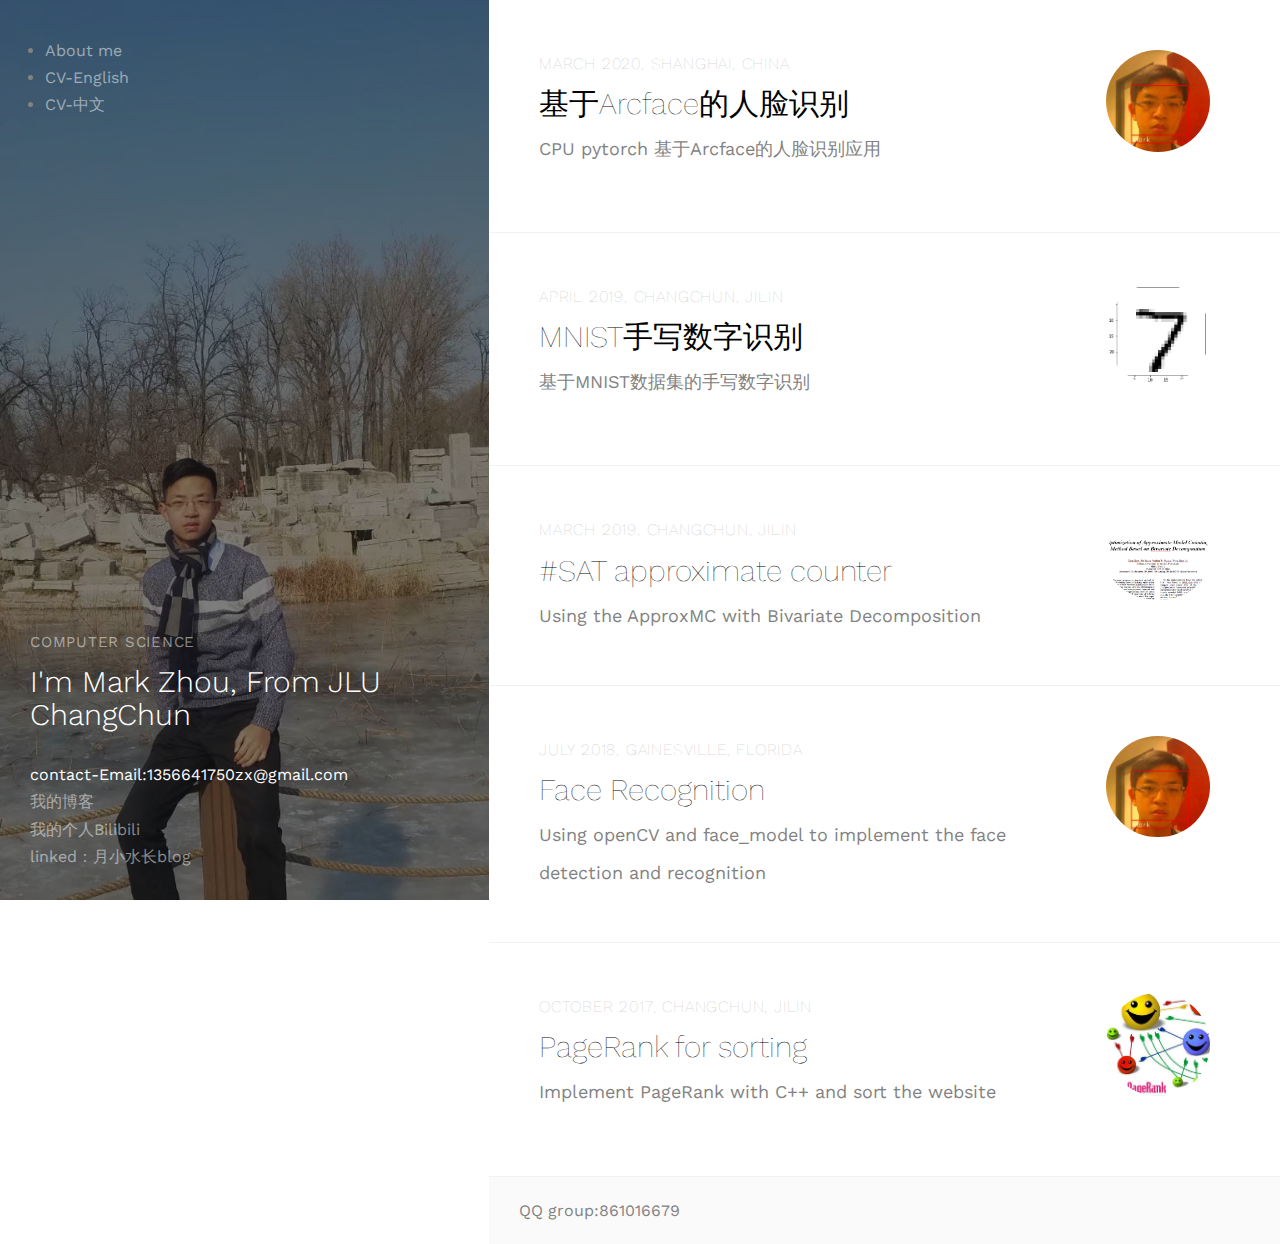
<file: index.html>
<!DOCTYPE HTML>
<html>
	<head>
	<meta charset="utf-8">
	<meta http-equiv="X-UA-Compatible" content="IE=edge">
	<title>MarkZhou_Home</title>
	
	<meta name="viewport" content="width=device-width, initial-scale=1">
	<meta name="description" content="" />
	<meta name="keywords" content="" />
	<meta name="author" content="" />
  	<!-- Facebook and Twitter integration -->
	<meta property="og:title" content=""/>
	<meta property="og:image" content=""/>
	<meta property="og:url" content=""/>
	<meta property="og:site_name" content=""/>
	<meta property="og:description" content=""/>
	<meta name="twitter:title" content="" />
	<meta name="twitter:image" content="" />
	<meta name="twitter:url" content="" />
	<meta name="twitter:card" content="" />

	<link href="https://fonts.googleapis.com/css?family=Work+Sans:300,400,500,700,800" rel="stylesheet">
	
	<!-- Animate.css -->
	<link rel="stylesheet" href="css/animate.css">
	<!-- Icomoon Icon Fonts-->
	<link rel="stylesheet" href="css/icomoon.css">
	<!-- Bootstrap  -->
	<link rel="stylesheet" href="css/bootstrap.css">
	
	<!-- Theme style  -->
	<link rel="stylesheet" href="css/style.css">

	<!-- Modernizr JS -->
	<script src="js/modernizr-2.6.2.min.js"></script>
	<!-- FOR IE9 below -->
	<!--[if lt IE 9]>
	<script src="js/respond.min.js"></script>
	<![endif]-->

	</head>
	<body>
		
	<div class="fh5co-loader"></div>
	
	<div id="page">
		<div id="fh5co-aside" style="background-image: url(images/image1.jpeg)">
			<div class="overlay"></div>
			<nav role="navigation">
				<form class="navbar-form navbar-left"  >
      	
                           <li><a href="single.html" id="sb">About me</a></li>
						   <li><a href="CV-zx.pdf.html" id="sb">CV-English</a></li>
                           <li><a href="CV_CPDF.pdf.html" id="sb">CV-中文</a></li>
                </form>
			</nav>
			<div class="featured">
				<span>Computer Science</span>
				<h2>I'm Mark Zhou, From JLU ChangChun</h2>
				<font size="3" color="white"> contact-Email:1356641750zx@gmail.com<br></font>
                                <font size="3" color="White"><a href="https://blog.csdn.net/qq_38241346">我的博客<br></a></font>
				<font size="3" color="White"><a href="https://space.bilibili.com/50248931">我的个人Bilibili<br></a></font>
				<font size="3" color="yellow"><a href="https://inspurer.github.io/">linked：月小水长blog</a></font>
			</div>
		</div>
		<div id="fh5co-main-content">
			<div class="fh5co-post"> 
				<div class="fh5co-entry padding">
					<img src="images/image_face.png" alt="Free HTML5 Bootstrap Template by ">
					<div>
						<span class="fh5co-post-date">March 2020, Shanghai, China</span>
						<h2><a href="https://github.com/MarkZXZX/Arcface_implement">基于Arcface的人脸识别</a></h2>
						<p>CPU pytorch 基于Arcface的人脸识别应用</p>
					</div>
				</div>
				<div class="fh5co-entry padding">
					<img src="images/MNIST.png" alt="Free HTML5 Bootstrap Template by ">
					<div>
						<span class="fh5co-post-date">April 2019, ChangChun, JiLin</span>
						<h2><a href="https://github.com/MarkZXZX/MNIST-">MNIST手写数字识别</a></h2>
						<p>基于MNIST数据集的手写数字识别</p>
					</div>
				</div>

				<div class="fh5co-entry padding">
					<img src="images/SAT_Paper.png" alt="Free HTML5 Bootstrap Template by ">
					<div>
						<span class="fh5co-post-date">March 2019, ChangChun, JiLin</span>
<!-- 						<h2><a href="single.html">#SAT approximate counter</a></h2> -->
						<h2>#SAT approximate counter</h2>
						<p>Using the ApproxMC with Bivariate Decomposition</p>
					</div>
				</div>

                                <div class="fh5co-entry padding">
                	                <img src="images/image_face.png" alt="Free HTML5 Bootstrap Template by ">
					<div>
						<span class="fh5co-post-date">July 2018, Gainesville, Florida</span>
						<h2><a href="https://github.com/MarkZXZX/face-recognition">Face Recognition </a></h2>
						<p>Using openCV and face_model to implement the face detection and recognition</p>
					</div>
				</div>
				
				<div class="fh5co-entry padding">
					<!-- <div class=" small_photo"  >
					<img src="images/SAT_Paper.png" height="20px"  alt="Free HTML5 Bootstrap Template by " >
					</div> -->
					<img src="images/pagerank.png"   alt="Free HTML5 Bootstrap Template by " >
					<div>
						<span class="fh5co-post-date">October 2017, ChangChun, JiLin</span>
<!-- 						<h2><a href="single.html">PageRank for sorting</a></h2> -->
						<h2>PageRank for sorting</h2>
						<p>Implement PageRank with C++ and sort the website</p>
					</div>
				</div>

				
				<footer>
					<div>
					<!-- <font size="3"> contact-Email:1356641750zx@gmail.com</font> -->
					<font size="3">QQ group:861016679</font>
					</div>
				</footer>
			</div>
		</div>
	</div>

	<div class="gototop js-top">
		<a href="#" class="js-gotop"><i class="icon-arrow-up"></i></a>
	</div>
	
	<!-- jQuery -->
	<script src="js/jquery.min.js"></script>
	<!-- jQuery Easing -->
	<script src="js/jquery.easing.1.3.js"></script>
	<!-- Bootstrap -->
	<script src="js/bootstrap.min.js"></script>
	<!-- Waypoints -->
	<script src="js/jquery.waypoints.min.js"></script>
	<!-- Stellar Parallax -->
	<script src="js/jquery.stellar.min.js"></script>
	<!-- Main -->
	<script src="js/main.js"></script>

	</body>
</html>
</file>
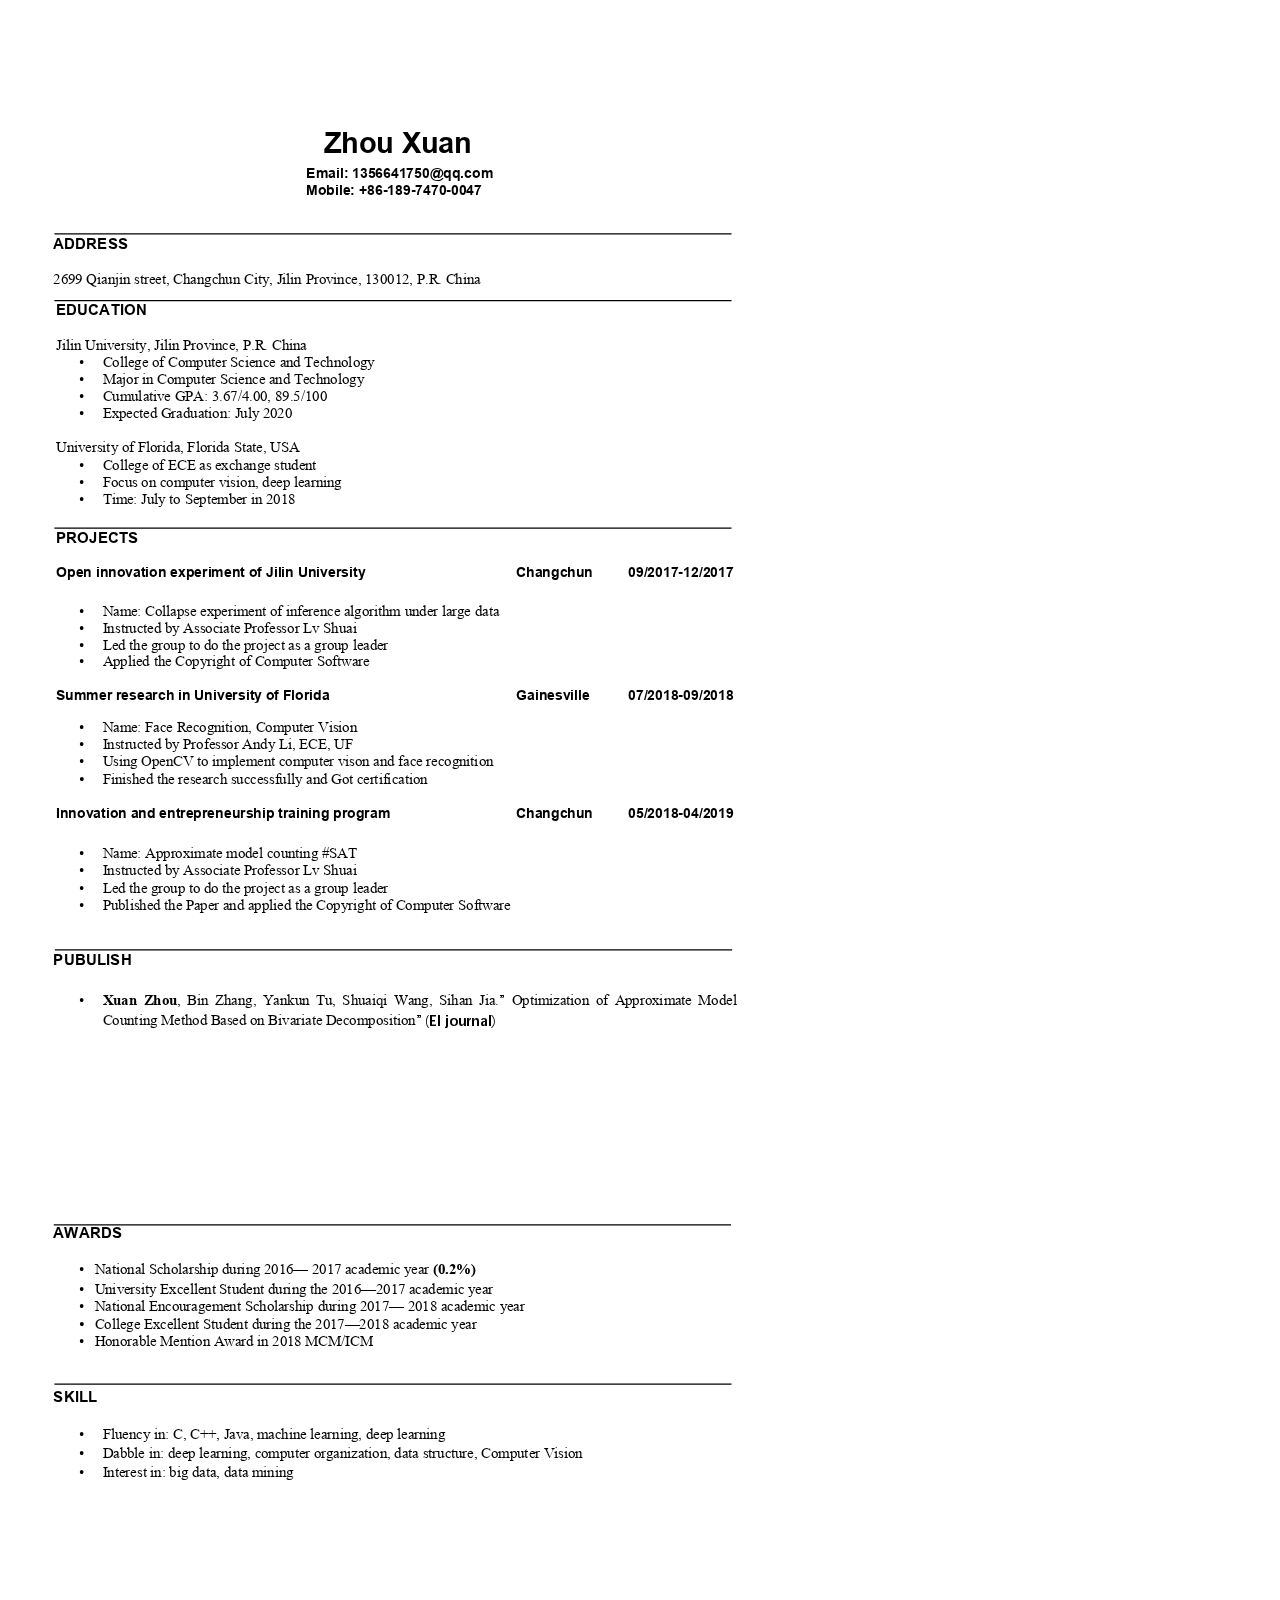
<file: CV-zx.pdf.html>
<!DOCTYPE html><!--[if IE]>  <html class="ie"> <![endif]-->
<html>
	<head>
		<meta charset="utf-8" />
		<title>
		</title>
		<link rel="stylesheet" type="text/css" href="CV-zx.pdf_files/style.css" />
	</head>
	<body>
		<div class="stl_02">
			<div class="stl_03">
				<object data="CV-zx.pdf_files/img_01.svg" type="image/svg+xml" class="stl_04" style="position:absolute; width:49.5833em; height:70.0833em;">
					<embed src="CV-zx.pdf_files/img_01.svg" type="image/svg+xml" />
				</object>
			</div>
			<div class="stl_view">
				<div class="stl_05 stl_06">
					<div class="stl_01" style="left:19.75em;top: 7.4428em; "><span class="stl_07 stl_08 stl_09" style="font-weight:bold; word-spacing:-0.0002em;">Zhou Xuan &nbsp;</span></div>
					<div class="stl_01" style="left:18.64em;top: 9.8567em; "><span class="stl_10 stl_08 stl_11" style="font-weight:bold; word-spacing:0.0052em;">Email: 1356641750@qq.com &nbsp;</span></div>
					<div class="stl_01" style="left:18.64em;top: 10.8967em; "><span class="stl_10 stl_08 stl_12" style="font-weight:bold; word-spacing:0.0056em;">Mobile: +86-189-7470-0047 &nbsp;</span></div>
					<div class="stl_01" style="left:2.83em;top: 14.2042em; "><span class="stl_13 stl_08 stl_14" style="font-weight:bold;">ADDRESS &nbsp;</span></div>
					<div class="stl_01" style="left:2.83em;top: 16.4435em; "><span class="stl_15 stl_16 stl_17" style="word-spacing:0.0027em;">2699 Qianjin street, Changchun City, Jilin Province, 130012, P.R. China &nbsp;</span></div>
					<div class="stl_01" style="left:3em;top: 18.3342em; "><span class="stl_13 stl_08 stl_18" style="font-weight:bold;">EDUCATION &nbsp;</span></div>
					<div class="stl_01" style="left:3em;top: 20.5335em; "><span class="stl_15 stl_16 stl_19" style="word-spacing:0.0041em;">Jilin University, Jilin Province, P.R. China &nbsp;</span></div>
					<div class="stl_01" style="left:4.45em;top: 21.6135em; "><span class="stl_15 stl_16 stl_20">•</span></div>
					<div class="stl_01" style="left:4.45em;top: 22.6935em; "><span class="stl_15 stl_16 stl_20">•</span></div>
					<div class="stl_01" style="left:4.45em;top: 23.7635em; "><span class="stl_15 stl_16 stl_20">•</span></div>
					<div class="stl_01" style="left:4.45em;top: 24.8335em; "><span class="stl_15 stl_16 stl_20">•</span></div>
					<div class="stl_01" style="left:5.91em;top: 21.6135em; "><span class="stl_15 stl_16 stl_21" style="word-spacing:0.0045em;">College of Computer Science and Technology &nbsp;</span></div>
					<div class="stl_01" style="left:5.91em;top: 22.6935em; "><span class="stl_15 stl_16 stl_22" style="word-spacing:-0.0027em;">Major in Computer Science and Technology &nbsp;</span></div>
					<div class="stl_01" style="left:5.91em;top: 23.7635em; "><span class="stl_15 stl_16 stl_21" style="word-spacing:0.0059em;">Cumulative GPA: 3.67/4.00, 89.5/100 &nbsp;</span></div>
					<div class="stl_01" style="left:5.91em;top: 24.8335em; "><span class="stl_15 stl_16 stl_23" style="word-spacing:-0.0126em;">Expected Graduation: July 2020 &nbsp;</span></div>
					<div class="stl_01" style="left:3em;top: 26.9435em; "><span class="stl_15 stl_16 stl_17" style="word-spacing:0.005em;">University of Florida, Florida State, USA &nbsp;</span></div>
					<div class="stl_01" style="left:4.45em;top: 28.0335em; "><span class="stl_15 stl_16 stl_20">•</span></div>
					<div class="stl_01" style="left:4.45em;top: 29.1035em; "><span class="stl_15 stl_16 stl_20">•</span></div>
					<div class="stl_01" style="left:4.45em;top: 30.1635em; "><span class="stl_15 stl_16 stl_20">•</span></div>
					<div class="stl_01" style="left:5.91em;top: 28.0335em; "><span class="stl_15 stl_16 stl_21" style="word-spacing:0.0014em;">College of ECE as exchange student &nbsp;</span></div>
					<div class="stl_01" style="left:5.91em;top: 29.1035em; "><span class="stl_15 stl_16 stl_24" style="word-spacing:-0.0026em;">Focus on computer vision, deep learning &nbsp;</span></div>
					<div class="stl_01" style="left:5.91em;top: 30.1635em; "><span class="stl_15 stl_16 stl_25" style="word-spacing:0.0005em;">Time: July to September in 2018 &nbsp;</span></div>
					<div class="stl_01" style="left:3em;top: 32.5842em; "><span class="stl_13 stl_08 stl_12" style="font-weight:bold;">PROJECTS &nbsp;</span></div>
					<div class="stl_01" style="left:3em;top: 34.7667em; "><span class="stl_10 stl_08 stl_26" style="font-weight:bold; word-spacing:0.0012em;">Open innovation experiment of Jilin University &nbsp;</span></div>
					<div class="stl_01" style="left:31.75em;top: 34.7667em; "><span class="stl_10 stl_08 stl_26" style="font-weight:bold;">Changchun &nbsp;</span></div>
					<div class="stl_01" style="left:38.75em;top: 34.7667em; "><span class="stl_10 stl_08 stl_18" style="font-weight:bold;">09/2017-12/2017 &nbsp;</span></div>
					<div class="stl_01" style="left:4.45em;top: 37.1835em; "><span class="stl_15 stl_16 stl_20">•</span></div>
					<div class="stl_01" style="left:4.45em;top: 38.2335em; "><span class="stl_15 stl_16 stl_20">•</span></div>
					<div class="stl_01" style="left:4.45em;top: 39.2835em; "><span class="stl_15 stl_16 stl_20">•</span></div>
					<div class="stl_01" style="left:4.45em;top: 40.3335em; "><span class="stl_15 stl_16 stl_20">•</span></div>
					<div class="stl_01" style="left:5.91em;top: 37.1835em; "><span class="stl_15 stl_16 stl_27" style="word-spacing:0.0033em;">Name: Collapse experiment of inference algorithm under large data &nbsp;</span></div>
					<div class="stl_01" style="left:5.91em;top: 38.2335em; "><span class="stl_15 stl_16 stl_28" style="word-spacing:-0.0009em;">Instructed by Associate Professor Lv Shuai &nbsp;</span></div>
					<div class="stl_01" style="left:5.91em;top: 39.2835em; "><span class="stl_15 stl_16 stl_29" style="word-spacing:0.0048em;">Led the group to do the project as a group leader &nbsp;</span></div>
					<div class="stl_01" style="left:5.91em;top: 40.3335em; "><span class="stl_15 stl_16 stl_11" style="word-spacing:0.0098em;">Applied the Copyright of Computer Software &nbsp;</span></div>
					<div class="stl_01" style="left:3em;top: 42.4267em; "><span class="stl_10 stl_08 stl_18" style="font-weight:bold; word-spacing:-0.0025em;">Summer research in University of Florida &nbsp;</span></div>
					<div class="stl_01" style="left:31.75em;top: 42.4267em; "><span class="stl_10 stl_08 stl_30" style="font-weight:bold;">Gainesville &nbsp;</span></div>
					<div class="stl_01" style="left:31.75em;top: 49.8567em; "><span class="stl_10 stl_08 stl_26" style="font-weight:bold;">Changchun &nbsp;</span></div>
					<div class="stl_01" style="left:38.75em;top: 42.4267em; "><span class="stl_10 stl_08 stl_18" style="font-weight:bold;">07/2018-09/2018 &nbsp;</span></div>
					<div class="stl_01" style="left:38.75em;top: 49.8567em; "><span class="stl_10 stl_08 stl_18" style="font-weight:bold;">05/2018-04/2019 &nbsp;</span></div>
					<div class="stl_01" style="left:4.45em;top: 44.4435em; "><span class="stl_15 stl_16 stl_20">•</span></div>
					<div class="stl_01" style="left:4.45em;top: 45.4935em; "><span class="stl_15 stl_16 stl_20">•</span></div>
					<div class="stl_01" style="left:4.45em;top: 46.5435em; "><span class="stl_15 stl_16 stl_20">•</span></div>
					<div class="stl_01" style="left:4.45em;top: 47.6022em; "><span class="stl_31 stl_16 stl_20">•</span></div>
					<div class="stl_01" style="left:5.91em;top: 44.4435em; "><span class="stl_15 stl_16 stl_18" style="word-spacing:0.0081em;">Name: Face Recognition, Computer Vision &nbsp;</span></div>
					<div class="stl_01" style="left:5.91em;top: 45.4935em; "><span class="stl_15 stl_16 stl_21" style="word-spacing:0.0007em;">Instructed by Professor Andy Li, ECE, UF &nbsp;</span></div>
					<div class="stl_01" style="left:5.91em;top: 46.5435em; "><span class="stl_15 stl_16 stl_32" style="word-spacing:0.0003em;">Using OpenCV to implement computer vison and face recognition &nbsp;</span></div>
					<div class="stl_01" style="left:5.91em;top: 47.6735em; "><span class="stl_15 stl_16 stl_21" style="word-spacing:0.002em;">Finished the research successfully and Got certification &nbsp;</span></div>
					<div class="stl_01" style="left:3em;top: 49.8567em; "><span class="stl_10 stl_08 stl_33" style="font-weight:bold; word-spacing:-0.0005em;">Innovation and entrepreneurship training program &nbsp;</span></div>
					<div class="stl_01" style="left:4.45em;top: 52.2735em; "><span class="stl_15 stl_16 stl_20">•</span></div>
					<div class="stl_01" style="left:4.45em;top: 53.3935em; "><span class="stl_15 stl_16 stl_20">•</span></div>
					<div class="stl_01" style="left:4.45em;top: 54.4735em; "><span class="stl_15 stl_16 stl_20">•</span></div>
					<div class="stl_01" style="left:4.45em;top: 55.5235em; "><span class="stl_15 stl_16 stl_20">•</span></div>
					<div class="stl_01" style="left:5.91em;top: 52.2735em; "><span class="stl_15 stl_16 stl_34" style="word-spacing:0.0003em;">Name: Approximate model counting #SAT &nbsp;</span></div>
					<div class="stl_01" style="left:5.91em;top: 53.3935em; "><span class="stl_15 stl_16 stl_28" style="word-spacing:-0.0009em;">Instructed by Associate Professor Lv Shuai &nbsp;</span></div>
					<div class="stl_01" style="left:5.91em;top: 54.4735em; "><span class="stl_15 stl_16 stl_29" style="word-spacing:0.0048em;">Led the group to do the project as a group leader &nbsp;</span></div>
					<div class="stl_01" style="left:5.91em;top: 55.5235em; "><span class="stl_15 stl_16 stl_18" style="word-spacing:0.006em;">Published the Paper and applied the Copyright of Computer Software &nbsp;</span></div>
					<div class="stl_01" style="left:2.83em;top: 58.9642em; "><span class="stl_13 stl_08 stl_35" style="font-weight:bold;">PUBULISH &nbsp;</span></div>
					<div class="stl_01" style="left:4.46em;top: 61.4935em; "><span class="stl_15 stl_16 stl_20">•</span></div>
					<div class="stl_01" style="left:5.91em;top: 61.4935em; "><span class="stl_36 stl_16 stl_37" style="font-weight:bold; word-spacing:0.2206em;">Xuan Zhou</span><span class="stl_15 stl_16 stl_29" style="word-spacing:0.1963em;">, Bin Zhang, Yankun Tu, Shuaiqi Wang, Sihan Jia.</span><span class="stl_38 stl_39 stl_20" style="word-spacing:0.2614em;">” </span><span class="stl_15 stl_16 stl_29" style="word-spacing:0.1968em;">Optimization of Approximate Model &nbsp;</span></div>
					<div class="stl_01" style="left:5.91em;top: 62.7235em; "><span class="stl_15 stl_16 stl_40" style="word-spacing:-0.0019em;">Counting Method Based on Bivariate Decomposition</span><span class="stl_38 stl_39 stl_41" style="word-spacing:-0.0269em;">” (</span><span class="stl_42 stl_39 stl_43" style="font-weight:bold; word-spacing:0.0127em;">EI journal</span><span class="stl_38 stl_39 stl_43" style="word-spacing:0.0127em;">) &nbsp;</span></div>
				</div>
			</div>
		</div>
		<div class="stl_02">
			<div class="stl_03">
				<object data="CV-zx.pdf_files/img_02.svg" type="image/svg+xml" class="stl_04" style="position:absolute; width:49.5833em; height:70.0833em;">
					<embed src="CV-zx.pdf_files/img_02.svg" type="image/svg+xml" />
				</object>
			</div>
			<div class="stl_view">
				<div class="stl_05 stl_06">
					<div class="stl_01" style="left:2.83em;top: 5.9542em; "><span class="stl_13 stl_08 stl_44" style="font-weight:bold;">AWARDS &nbsp;</span></div>
					<div class="stl_01" style="left:4.46em;top: 8.2635em; "><span class="stl_15 stl_16 stl_23" style="word-spacing:0.4335em;">• National</span><span class="stl_15 stl_16 stl_20" style="word-spacing:-0.0003em;">&nbsp;</span><span class="stl_15 stl_16 stl_27" style="word-spacing:0.004em;">Scholarship during 2016— 2017 academic year </span><span class="stl_36 stl_16 stl_45" style="font-weight:bold;">(0.2%) &nbsp;</span></div>
					<div class="stl_01" style="left:4.46em;top: 9.4835em; "><span class="stl_15 stl_16 stl_46" style="word-spacing:0.4355em;">• University</span><span class="stl_15 stl_16 stl_20" style="word-spacing:0.0015em;">&nbsp;</span><span class="stl_15 stl_16 stl_17" style="word-spacing:0.0015em;">Excellent Student during the 2016—2017 academic year &nbsp;</span></div>
					<div class="stl_01" style="left:4.46em;top: 10.5335em; "><span class="stl_15 stl_16 stl_23" style="word-spacing:0.4335em;">• National</span><span class="stl_15 stl_16 stl_20" style="word-spacing:-0.0003em;">&nbsp;</span><span class="stl_15 stl_16 stl_29" style="word-spacing:0.0058em;">Encouragement Scholarship during 2017— 2018 academic year &nbsp;</span></div>
					<div class="stl_01" style="left:4.46em;top: 11.5922em; "><span class="stl_31 stl_16 stl_20" style="word-spacing:0.3499em;">• </span><span class="stl_15 stl_16 stl_47" style="word-spacing:0.0007em;">College Excellent Student during the 2017—2018 academic year &nbsp;</span></div>
					<div class="stl_01" style="left:4.46em;top: 12.7135em; "><span class="stl_15 stl_16 stl_46" style="word-spacing:0.4354em;">• Honorable</span><span class="stl_15 stl_16 stl_20" style="word-spacing:-0.0024em;">&nbsp;</span><span class="stl_15 stl_16 stl_21" style="word-spacing:-0.0009em;">Mention Award in 2018 MCM/ICM &nbsp;</span></div>
					<div class="stl_01" style="left:2.83em;top: 16.2042em; "><span class="stl_13 stl_08 stl_48" style="font-weight:bold;">SKILL &nbsp;</span></div>
					<div class="stl_01" style="left:4.46em;top: 18.5835em; "><span class="stl_15 stl_16 stl_20">•</span></div>
					<div class="stl_01" style="left:4.46em;top: 19.7435em; "><span class="stl_15 stl_16 stl_20">•</span></div>
					<div class="stl_01" style="left:4.46em;top: 20.9042em; "><span class="stl_49 stl_08 stl_20">•</span></div>
					<div class="stl_01" style="left:5.91em;top: 18.5835em; "><span class="stl_15 stl_16 stl_46" style="word-spacing:-0.0009em;">Fluency in: C, C++, Java, machine learning, deep learning &nbsp;</span></div>
					<div class="stl_01" style="left:5.91em;top: 19.7435em; "><span class="stl_15 stl_16 stl_47" style="word-spacing:0.0014em;">Dabble in: deep learning, computer organization, data structure, Computer Vision &nbsp;</span></div>
					<div class="stl_01" style="left:5.91em;top: 20.9535em; "><span class="stl_15 stl_16 stl_50" style="word-spacing:-0.0042em;">Interest in: big data, data mining &nbsp;</span></div>
				</div>
			</div>
		</div>
	</body>
</html>
</file>
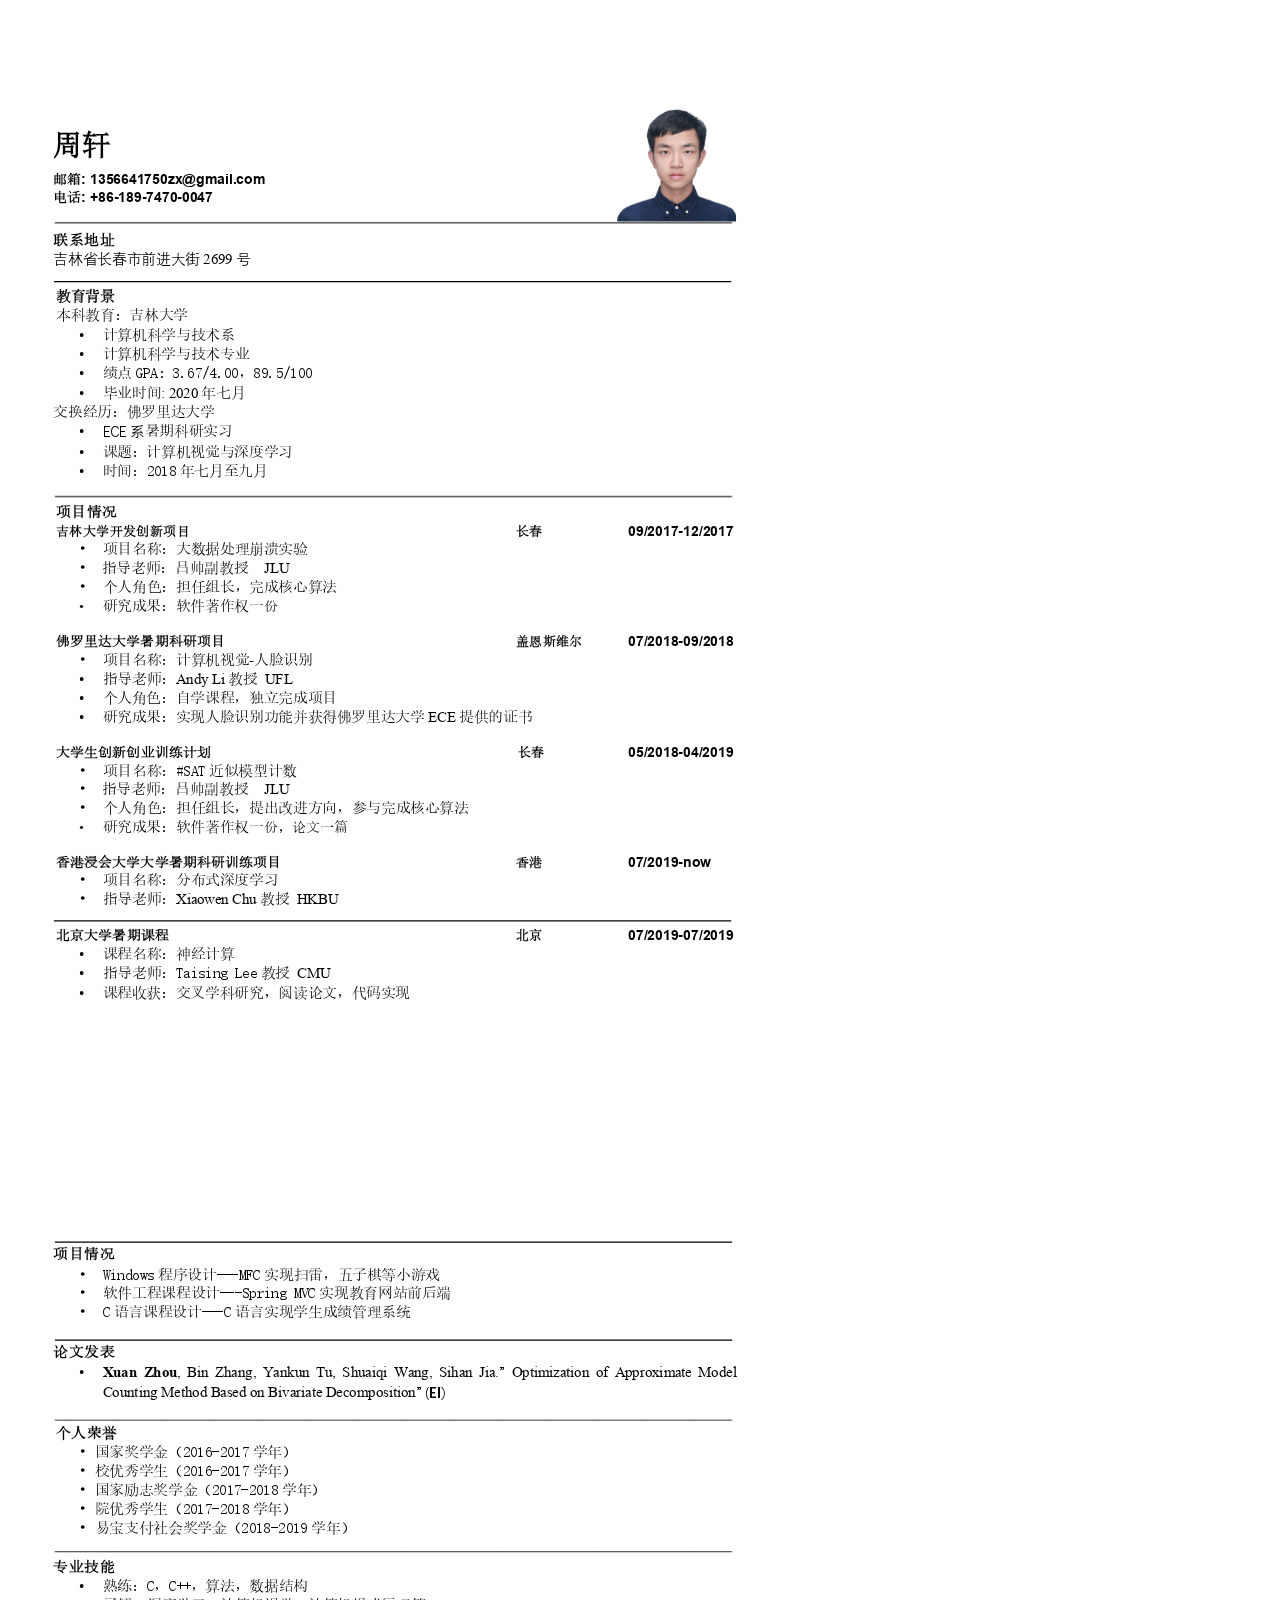
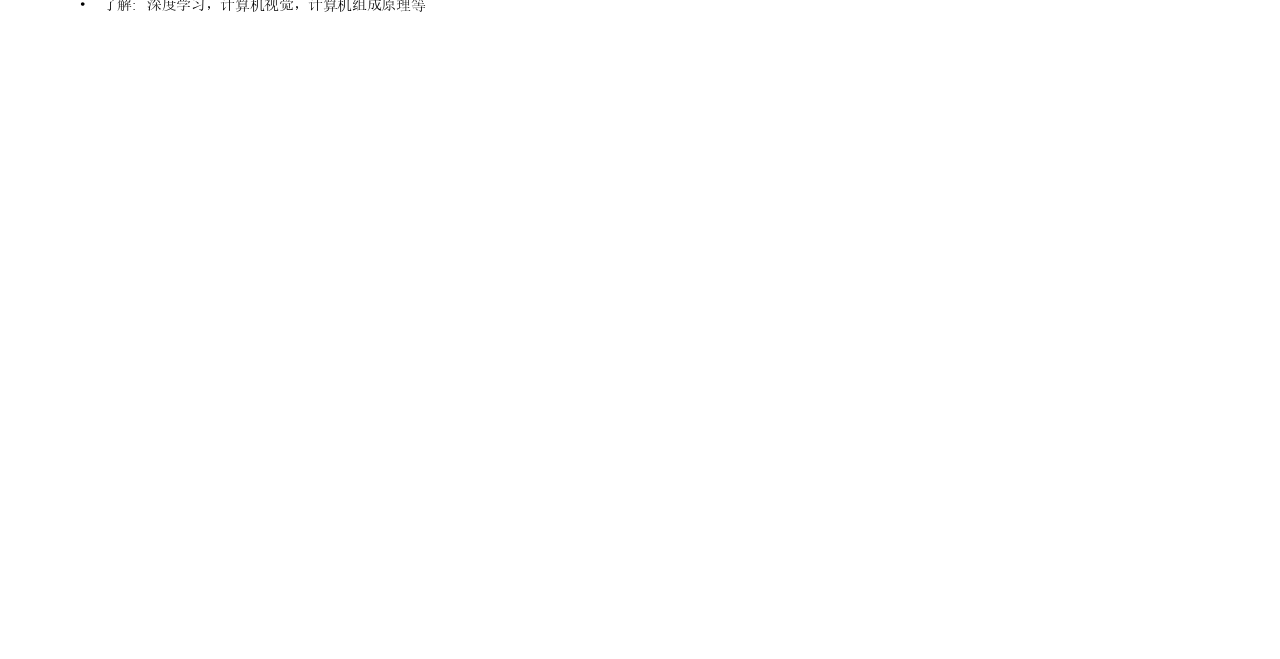
<file: CV_CPDF.pdf.html>
<!DOCTYPE html><!--[if IE]>  <html class="ie"> <![endif]-->
<html>
	<head>
		<meta charset="utf-8" />
		<title>
		</title>
		<link rel="stylesheet" type="text/css" href="CV_CPDF.pdf_files/style.css" />
	</head>
	<body>
		<div class="stl_02">
			<div class="stl_03">
				<object data="CV_CPDF.pdf_files/img_04.svg" type="image/svg+xml" class="stl_04" style="position:absolute; width:49.5833em; height:70.0833em;">
					<embed src="CV_CPDF.pdf_files/img_04.svg" type="image/svg+xml" />
				</object>
			</div>
			<div class="stl_view">
				<div class="stl_05 stl_06">
					<div class="stl_01" style="left:2.83em;top: 7.645em; z-index:4; "><span class="stl_07 stl_08 stl_09" style="font-weight:bold;">周轩 &nbsp;</span></div>
					<div class="stl_01" style="left:2.83em;top: 10.1867em; z-index:6; "><span class="stl_10 stl_08 stl_11" style="font-weight:bold;">邮箱</span><span class="stl_12 stl_13 stl_14" style="font-weight:bold; word-spacing:0.0056em;">: 1356641750zx@gmail.com &nbsp;</span></div>
					<div class="stl_01" style="left:2.83em;top: 11.3567em; z-index:52; "><span class="stl_10 stl_08 stl_11" style="font-weight:bold;">电话</span><span class="stl_12 stl_13 stl_14" style="font-weight:bold; word-spacing:0.0055em;">: +86-189-7470-0047 &nbsp;</span></div>
					<div class="stl_01" style="left:2.83em;top: 13.9983em; z-index:57; "><span class="stl_15 stl_08 stl_16" style="font-weight:bold;">联系地址 &nbsp;</span></div>
					<div class="stl_01" style="left:2.83em;top: 15.1635em; "><span class="stl_17 stl_18 stl_19" style="word-spacing:-0.0325em;">吉林省长春市前进大街 </span><span class="stl_20 stl_21 stl_22" style="word-spacing:-0.0486em;">2699 </span><span class="stl_17 stl_18 stl_22" style="word-spacing:-0.0486em;">号 &nbsp;</span></div>
					<div class="stl_01" style="left:3em;top: 17.5427em; z-index:76; "><span class="stl_23 stl_08 stl_11" style="font-weight:bold;">教育背景 &nbsp;</span></div>
					<div class="stl_01" style="left:3em;top: 18.7227em; z-index:85; "><span class="stl_23 stl_08 stl_24">本科教育：吉林大学 &nbsp;</span></div>
					<div class="stl_01" style="left:4.45em;top: 19.9235em; z-index:95; "><span class="stl_20 stl_21 stl_11" style="word-spacing:0.9868em;">• </span><span class="stl_23 stl_08 stl_24">计算机科学与技术系 &nbsp;</span></div>
					<div class="stl_01" style="left:4.45em;top: 21.1335em; z-index:106; "><span class="stl_20 stl_21 stl_11" style="word-spacing:0.9868em;">• </span><span class="stl_23 stl_08 stl_19">计算机科学与技术专业 &nbsp;</span></div>
					<div class="stl_01" style="left:4.45em;top: 22.3335em; z-index:110; "><span class="stl_20 stl_21 stl_11" style="word-spacing:0.9868em;">• </span><span class="stl_23 stl_08 stl_11">绩</span><span class="stl_23 stl_08 stl_25">点</span><span class="stl_23 stl_08 stl_11">G</span><span class="stl_23 stl_08 stl_26" style="word-spacing:-0.0068em;">PA: 3.67/4.00，89.5/100 &nbsp;</span></div>
					<div class="stl_01" style="left:4.45em;top: 23.5435em; z-index:141; "><span class="stl_20 stl_21 stl_11" style="word-spacing:0.9868em;">• </span><span class="stl_23 stl_08 stl_27">毕业时间</span><span class="stl_20 stl_21 stl_11" style="word-spacing:-0.0303em;">: 2020 </span><span class="stl_23 stl_08 stl_11">年七月 &nbsp;</span></div>
					<div class="stl_01" style="left:2.83em;top: 24.7627em; z-index:155; "><span class="stl_23 stl_08 stl_28">交换经历：佛罗里达大学 &nbsp;</span></div>
					<div class="stl_01" style="left:4.45em;top: 25.9435em; z-index:156; "><span class="stl_20 stl_21 stl_11">•</span></div>
					<div class="stl_01" style="left:5.91em;top: 25.9727em; z-index:166; "><span class="stl_17 stl_18 stl_29" style="word-spacing:-0.0245em;">ECE 系</span><span class="stl_23 stl_08 stl_30">暑期科研实习 &nbsp;</span></div>
					<div class="stl_01" style="left:4.45em;top: 27.2535em; z-index:167; "><span class="stl_20 stl_21 stl_11" style="word-spacing:0.9868em;">• </span><span class="stl_23 stl_08 stl_22">课题：计算机视觉与深度学习 &nbsp;</span></div>
					<div class="stl_01" style="left:4.45em;top: 28.4435em; z-index:194; "><span class="stl_20 stl_21 stl_11" style="word-spacing:0.9868em;">• </span><span class="stl_23 stl_08 stl_31">时间：201</span><span class="stl_23 stl_08 stl_25">8</span><span class="stl_23 stl_08 stl_11">年</span><span class="stl_23 stl_08 stl_32">七月至九月 &nbsp;</span></div>
					<div class="stl_01" style="left:3em;top: 31.0183em; z-index:198; "><span class="stl_15 stl_08 stl_16" style="font-weight:bold;">项目情况 &nbsp;</span></div>
					<div class="stl_01" style="left:3em;top: 32.26em; z-index:209; "><span class="stl_33 stl_08 stl_34" style="font-weight:bold;">吉林大学开发创新项目 &nbsp;</span></div>
					<div class="stl_01" style="left:31.75em;top: 32.26em; "><span class="stl_33 stl_08 stl_09" style="font-weight:bold;">长春 &nbsp;</span></div>
					<div class="stl_01" style="left:38.75em;top: 32.1767em; z-index:226; "><span class="stl_12 stl_13 stl_24" style="font-weight:bold;">09/2017-12/2017 &nbsp;</span></div>
					<div class="stl_01" style="left:38.75em;top: 39.0767em; z-index:320; "><span class="stl_12 stl_13 stl_24" style="font-weight:bold;">07/2018-09/2018 &nbsp;</span></div>
					<div class="stl_01" style="left:38.75em;top: 45.9967em; z-index:509; "><span class="stl_12 stl_13 stl_35" style="font-weight:bold;">05/2018-04/2019 &nbsp;</span></div>
					<div class="stl_01" style="left:4.45em;top: 33.3427em; "><span class="stl_23 stl_08 stl_36" style="word-spacing:0.593em;">• 项目名称：大数据处理崩溃实验 &nbsp;</span></div>
					<div class="stl_01" style="left:4.45em;top: 34.4935em; z-index:256; "><span class="stl_23 stl_08 stl_19" style="word-spacing:0.5359em;">• 指导老师：吕帅副教授 </span><span class="stl_20 stl_21 stl_37">JLU &nbsp;</span></div>
					<div class="stl_01" style="left:4.45em;top: 35.7027em; z-index:273; "><span class="stl_23 stl_08 stl_22" style="word-spacing:0.5936em;">• 个人角色：担任组长，完成核心算法 &nbsp;</span></div>
					<div class="stl_01" style="left:4.45em;top: 36.8867em; z-index:287; "><span class="stl_38 stl_13 stl_11" style="word-spacing:1.0311em;">• </span><span class="stl_23 stl_08 stl_39">研究成果：软件著作权一</span><span class="stl_10 stl_08 stl_40">份 &nbsp;</span></div>
					<div class="stl_01" style="left:3em;top: 39.1171em; z-index:300; "><span class="stl_10 stl_08 stl_41" style="font-weight:bold;">佛罗里达大学暑期科研项目 &nbsp;</span></div>
					<div class="stl_01" style="left:31.75em;top: 39.16em; "><span class="stl_33 stl_08 stl_37" style="font-weight:bold;">盖恩斯维尔 &nbsp;</span></div>
					<div class="stl_01" style="left:4.45em;top: 40.2335em; z-index:333; "><span class="stl_23 stl_08 stl_19" style="word-spacing:0.5913em;">• 项目名称：计算机视觉</span><span class="stl_20 stl_21 stl_42">-</span><span class="stl_23 stl_08 stl_11">人脸识别 &nbsp;</span></div>
					<div class="stl_01" style="left:4.45em;top: 41.4135em; z-index:354; "><span class="stl_20 stl_21 stl_11" style="word-spacing:0.9868em;">• </span><span class="stl_23 stl_08 stl_19">指导老师：</span><span class="stl_20 stl_21 stl_43" style="word-spacing:-0.0327em;">Andy Li </span><span class="stl_23 stl_08 stl_11" style="word-spacing:-0.0101em;">教授 </span><span class="stl_20 stl_21 stl_14">UFL &nbsp;</span></div>
					<div class="stl_01" style="left:4.45em;top: 42.5935em; z-index:371; "><span class="stl_20 stl_21 stl_11" style="word-spacing:0.9868em;">• </span><span class="stl_23 stl_08 stl_22">个人角色：自学课程，独立完成项目 &nbsp;</span></div>
					<div class="stl_01" style="left:4.45em;top: 43.7835em; z-index:402; "><span class="stl_20 stl_21 stl_11" style="word-spacing:0.9868em;">• </span><span class="stl_23 stl_08 stl_44">研究成果：实现人脸识别功能并获得佛罗里达大</span><span class="stl_23 stl_08 stl_45">学</span><span class="stl_20 stl_21 stl_46" style="word-spacing:-0.047em;">ECE </span><span class="stl_23 stl_08 stl_24">提供的证书 &nbsp;</span></div>
					<div class="stl_01" style="left:3em;top: 46.0371em; z-index:413; "><span class="stl_10 stl_08 stl_47" style="font-weight:bold;">大学生创新创业训练计划 &nbsp;</span></div>
					<div class="stl_01" style="left:31.86em;top: 46.08em; "><span class="stl_33 stl_08 stl_09" style="font-weight:bold;">长春 &nbsp;</span></div>
					<div class="stl_01" style="left:4.45em;top: 47.1827em; z-index:526; "><span class="stl_23 stl_08 stl_29" style="word-spacing:0.5894em;">• 项目名称：#SA</span><span class="stl_23 stl_08 stl_48">T</span><span class="stl_23 stl_08 stl_11">近</span><span class="stl_23 stl_08 stl_24">似模型计数 &nbsp;</span></div>
					<div class="stl_01" style="left:4.45em;top: 48.3335em; z-index:540; "><span class="stl_23 stl_08 stl_19" style="word-spacing:0.5359em;">• 指导老师：吕帅副教授 </span><span class="stl_20 stl_21 stl_37">JLU &nbsp;</span></div>
					<div class="stl_01" style="left:4.45em;top: 49.5427em; "><span class="stl_23 stl_08 stl_49" style="word-spacing:0.5944em;">• 个人角色：担任组长，提出改进方向，参与完成核心算法 &nbsp;</span></div>
					<div class="stl_01" style="left:4.45em;top: 50.7267em; z-index:585; "><span class="stl_38 stl_13 stl_11" style="word-spacing:1.0311em;">• </span><span class="stl_23 stl_08 stl_39">研究成果：软件著作权一</span><span class="stl_10 stl_08 stl_39">份，论文一篇 &nbsp;</span></div>
					<div class="stl_01" style="left:3em;top: 52.9071em; z-index:603; "><span class="stl_10 stl_08 stl_50" style="font-weight:bold;">香港浸会大学大学暑期科研训练项目 &nbsp;</span></div>
					<div class="stl_01" style="left:4.45em;top: 54.0527em; z-index:630; "><span class="stl_23 stl_08 stl_51" style="word-spacing:0.5942em;">• 项目名称：分布式深度学习 &nbsp;</span></div>
					<div class="stl_01" style="left:31.73em;top: 52.95em; "><span class="stl_33 stl_08 stl_09" style="font-weight:bold;">香港 &nbsp;</span></div>
					<div class="stl_01" style="left:31.73em;top: 57.51em; "><span class="stl_33 stl_08 stl_09" style="font-weight:bold;">北京 &nbsp;</span></div>
					<div class="stl_01" style="left:38.75em;top: 52.8667em; z-index:616; "><span class="stl_12 stl_13 stl_51" style="font-weight:bold;">07/2019-now &nbsp;</span></div>
					<div class="stl_01" style="left:4.45em;top: 55.2035em; z-index:652; "><span class="stl_23 stl_08 stl_19" style="word-spacing:0.5913em;">• 指导老师：</span><span class="stl_20 stl_21 stl_19" style="word-spacing:-0.0273em;">Xiaowen Chu </span><span class="stl_23 stl_08 stl_11" style="word-spacing:-0.0001em;">教授 </span><span class="stl_20 stl_21 stl_52">HKBU &nbsp;</span></div>
					<div class="stl_01" style="left:3em;top: 57.4671em; z-index:660; "><span class="stl_10 stl_08 stl_11" style="font-weight:bold;">北京大学暑期课程 &nbsp;</span></div>
					<div class="stl_01" style="left:38.75em;top: 57.4267em; z-index:677; "><span class="stl_12 stl_13 stl_24" style="font-weight:bold;">07/2019-07/2019 &nbsp;</span></div>
					<div class="stl_01" style="left:4.45em;top: 58.6235em; z-index:688; "><span class="stl_20 stl_21 stl_11" style="word-spacing:0.9868em;">• </span><span class="stl_23 stl_08 stl_24">课程名称：神经计算 &nbsp;</span></div>
					<div class="stl_01" style="left:4.45em;top: 59.8335em; z-index:709; "><span class="stl_20 stl_21 stl_11" style="word-spacing:0.9868em;">• </span><span class="stl_23 stl_08 stl_53" style="word-spacing:0.0046em;">指导老师：Taising Le</span><span class="stl_23 stl_08 stl_48">e</span><span class="stl_23 stl_08 stl_11">教</span><span class="stl_23 stl_08 stl_11" style="word-spacing:-0.004em;">授 </span><span class="stl_20 stl_21 stl_51">CMU &nbsp;</span></div>
					<div class="stl_01" style="left:4.45em;top: 61.0535em; "><span class="stl_20 stl_21 stl_11" style="word-spacing:0.9868em;">• </span><span class="stl_23 stl_08 stl_54">课程收获：交叉学科研究，阅读论文，代码实现 &nbsp;</span></div>
				</div>
			</div>
		</div>
		<div class="stl_02">
			<div class="stl_03">
				<object data="CV_CPDF.pdf_files/img_07.svg" type="image/svg+xml" class="stl_04" style="position:absolute; width:49.5833em; height:70.0833em;">
					<embed src="CV_CPDF.pdf_files/img_07.svg" type="image/svg+xml" />
				</object>
			</div>
			<div class="stl_view">
				<div class="stl_05 stl_06">
					<div class="stl_01" style="left:2.83em;top: 7.2783em; z-index:6; "><span class="stl_15 stl_08 stl_16" style="font-weight:bold;">项目情况 &nbsp;</span></div>
					<div class="stl_01" style="left:4.46em;top: 8.6227em; z-index:37; "><span class="stl_23 stl_08 stl_11" style="word-spacing:0.576em;">• Window</span><span class="stl_23 stl_08 stl_48">s</span><span class="stl_23 stl_08 stl_11">程</span><span class="stl_23 stl_08 stl_24">序设计---MF</span><span class="stl_23 stl_08 stl_48">C</span><span class="stl_23 stl_08 stl_11">实</span><span class="stl_23 stl_08 stl_32">现扫雷，五子棋等小游戏 &nbsp;</span></div>
					<div class="stl_01" style="left:4.46em;top: 9.8027em; z-index:59; "><span class="stl_23 stl_08 stl_24" style="word-spacing:0.581em;">• 软件工程课程设计---Spring</span><span class="stl_23 stl_08 stl_11" style="word-spacing:0.0025em;">&nbsp;</span><span class="stl_23 stl_08 stl_11">MV</span><span class="stl_23 stl_08 stl_48">C</span><span class="stl_23 stl_08 stl_11">实</span><span class="stl_23 stl_08 stl_55">现教育网站前后端 &nbsp;</span></div>
					<div class="stl_01" style="left:4.46em;top: 10.9827em; z-index:80; "><span class="stl_23 stl_08 stl_11" style="word-spacing:0.576em;">• </span><span class="stl_23 stl_08 stl_25">C</span><span class="stl_23 stl_08 stl_11">语</span><span class="stl_23 stl_08 stl_24">言课程设计---</span><span class="stl_23 stl_08 stl_25">C</span><span class="stl_23 stl_08 stl_56">语</span><span class="stl_23 stl_08 stl_39">言实现学生成绩管理系统 &nbsp;</span></div>
					<div class="stl_01" style="left:2.83em;top: 13.3983em; z-index:95; "><span class="stl_15 stl_08 stl_16" style="font-weight:bold;">论文发表 &nbsp;</span></div>
					<div class="stl_01" style="left:5.91em;top: 14.6735em; z-index:145; "><span class="stl_57 stl_21 stl_58" style="font-weight:bold; word-spacing:0.2206em;">Xuan Zhou</span><span class="stl_20 stl_21 stl_52" style="word-spacing:0.1963em;">, Bin Zhang, Yankun Tu, Shuaiqi Wang, Sihan Jia.</span><span class="stl_17 stl_18 stl_11" style="word-spacing:0.2614em;">” </span><span class="stl_20 stl_21 stl_52" style="word-spacing:0.1968em;">Optimization of Approximate Model &nbsp;</span></div>
					<div class="stl_01" style="left:5.91em;top: 15.9135em; z-index:225; "><span class="stl_20 stl_21 stl_59" style="word-spacing:-0.0019em;">Counting Method Based on Bivariate Decomposition</span><span class="stl_17 stl_18 stl_60" style="word-spacing:-0.0269em;">” (</span><span class="stl_61 stl_18 stl_62" style="font-weight:bold;">EI</span><span class="stl_17 stl_18 stl_62">) &nbsp;</span></div>
					<div class="stl_01" style="left:4.46em;top: 14.6735em; "><span class="stl_20 stl_21 stl_11">•</span></div>
					<div class="stl_01" style="left:3em;top: 18.4983em; z-index:232; "><span class="stl_15 stl_08 stl_16" style="font-weight:bold;">个人荣誉 &nbsp;</span></div>
					<div class="stl_01" style="left:4.46em;top: 19.7327em; z-index:252; "><span class="stl_23 stl_08 stl_63" style="word-spacing:0.0369em;">• 国家奖学金（2016-201</span><span class="stl_23 stl_08 stl_48">7</span><span class="stl_23 stl_08 stl_11">学</span><span class="stl_23 stl_08 stl_11">年） &nbsp;</span></div>
					<div class="stl_01" style="left:4.46em;top: 20.9227em; z-index:271; "><span class="stl_23 stl_08 stl_63" style="word-spacing:0.0369em;">• 校优秀学生（2016-201</span><span class="stl_23 stl_08 stl_48">7</span><span class="stl_23 stl_08 stl_11">学</span><span class="stl_23 stl_08 stl_11">年） &nbsp;</span></div>
					<div class="stl_01" style="left:4.46em;top: 22.1027em; z-index:292; "><span class="stl_23 stl_08 stl_24" style="word-spacing:0.0376em;">• 国家励志奖学金（2017-201</span><span class="stl_23 stl_08 stl_25">8</span><span class="stl_23 stl_08 stl_11">学</span><span class="stl_23 stl_08 stl_56">年） &nbsp;</span></div>
					<div class="stl_01" style="left:4.46em;top: 23.2827em; z-index:311; "><span class="stl_23 stl_08 stl_63" style="word-spacing:0.0369em;">• 院优秀学生（2017-201</span><span class="stl_23 stl_08 stl_48">8</span><span class="stl_23 stl_08 stl_11">学</span><span class="stl_23 stl_08 stl_11">年） &nbsp;</span></div>
					<div class="stl_01" style="left:4.46em;top: 24.4727em; "><span class="stl_23 stl_08 stl_19" style="word-spacing:0.037em;">• 易宝支付社会奖学金（2018-201</span><span class="stl_23 stl_08 stl_48">9</span><span class="stl_23 stl_08 stl_11">学</span><span class="stl_23 stl_08 stl_11">年） &nbsp;</span></div>
					<div class="stl_01" style="left:2.83em;top: 26.8783em; z-index:338; "><span class="stl_15 stl_08 stl_16" style="font-weight:bold;">专业技能 &nbsp;</span></div>
					<div class="stl_01" style="left:4.46em;top: 28.0835em; z-index:356; "><span class="stl_20 stl_21 stl_11" style="word-spacing:0.9759em;">• </span><span class="stl_23 stl_08 stl_35">熟练：C，C++，算法，数据结构 &nbsp;</span></div>
					<div class="stl_01" style="left:4.46em;top: 29.2635em; z-index:379; "><span class="stl_23 stl_08 stl_11" style="word-spacing:0.5761em;">• 了解</span><span class="stl_20 stl_21 stl_11" style="word-spacing:0.4939em;">: </span><span class="stl_23 stl_08 stl_46">深度学习，计算机视觉，计算机组成原理等 &nbsp;</span></div>
				</div>
			</div>
		</div>
	</body>
</html>
</file>
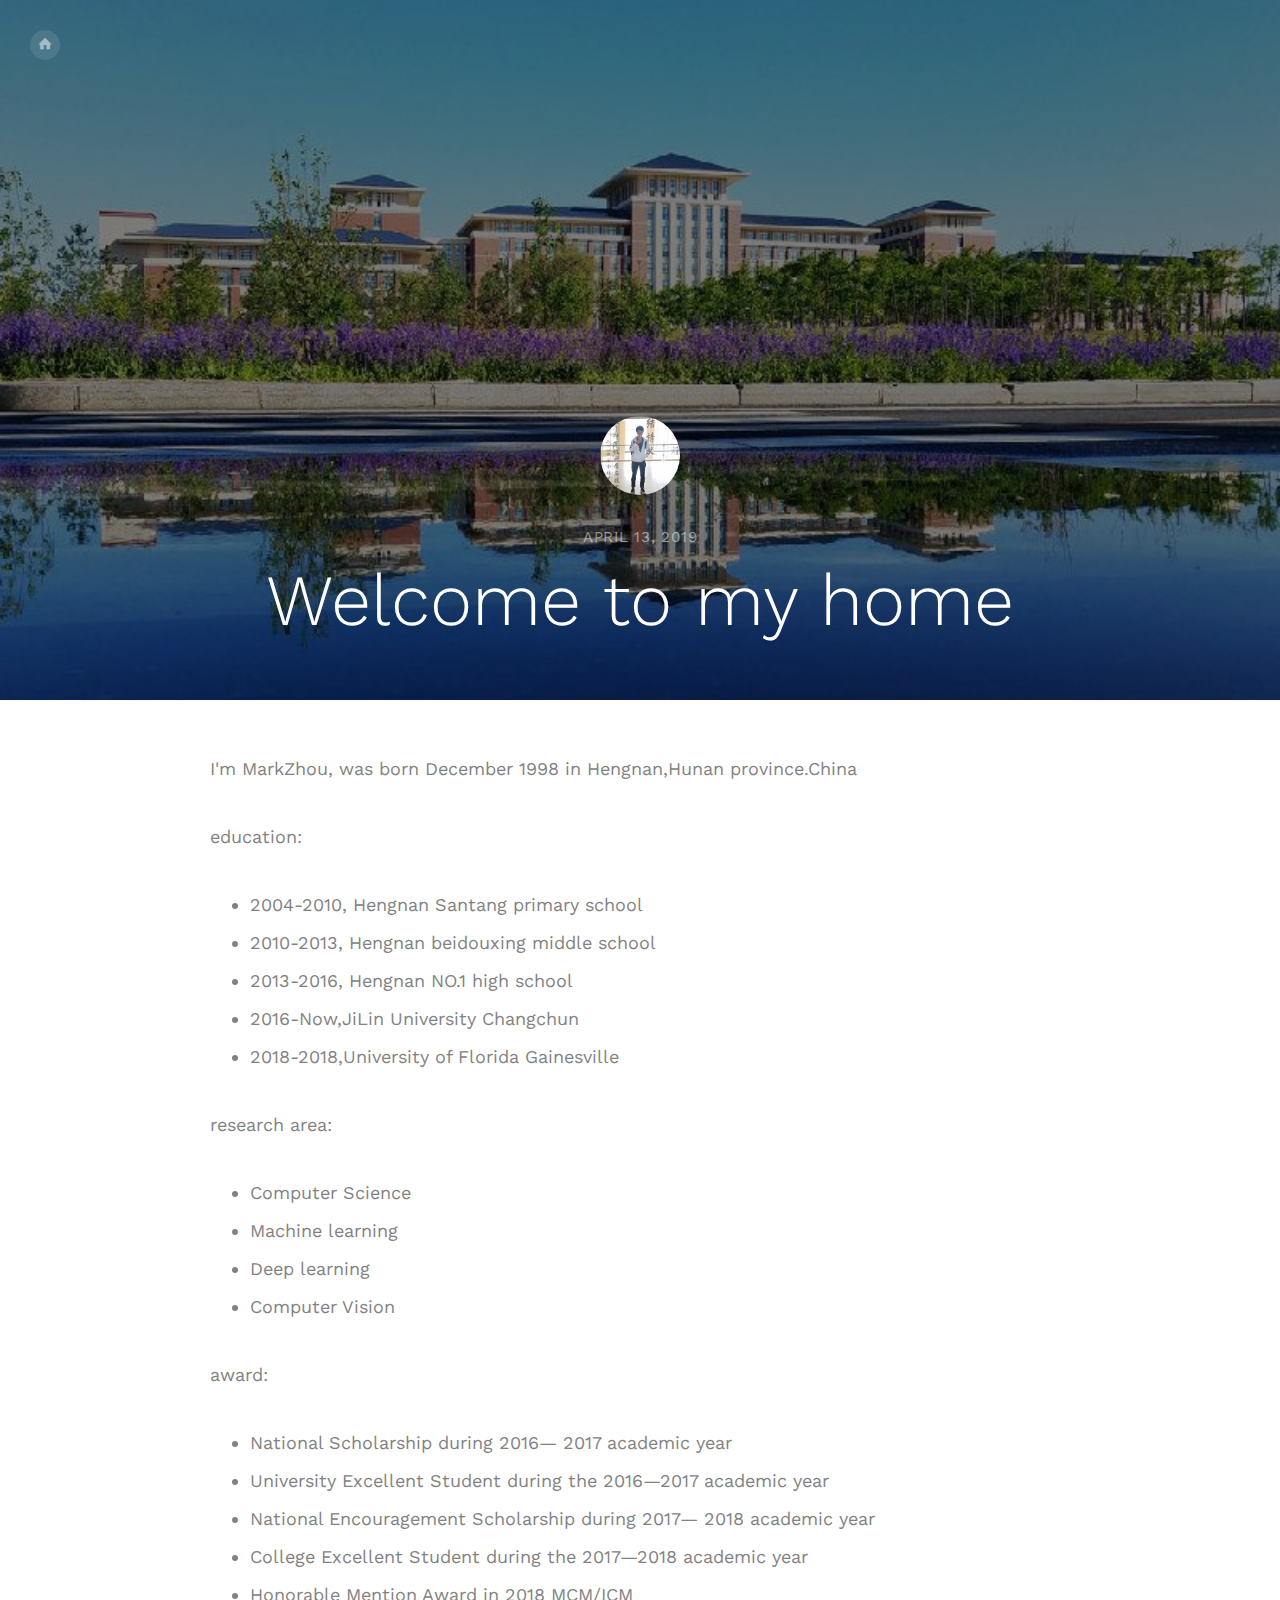
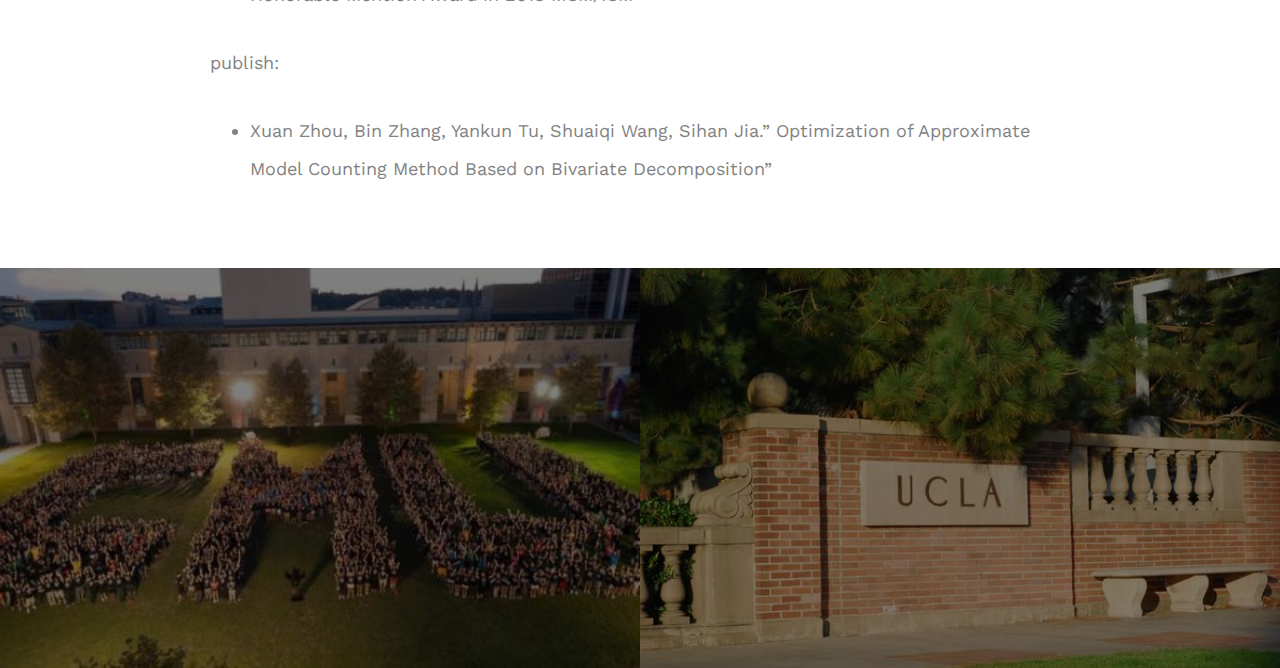
<file: single.html>
<!DOCTYPE HTML>
<html>
	<head>
	<meta charset="utf-8">
	<meta http-equiv="X-UA-Compatible" content="IE=edge">
	<title>Story</title>
	<meta name="viewport" content="width=device-width, initial-scale=1">
	<meta name="description" content="" />
	<meta name="keywords" content="" />
	<meta name="author" content="" />
  	<!-- Facebook and Twitter integration -->
	<meta property="og:title" content=""/>
	<meta property="og:image" content=""/>
	<meta property="og:url" content=""/>
	<meta property="og:site_name" content=""/>
	<meta property="og:description" content=""/>
	<meta name="twitter:title" content="" />
	<meta name="twitter:image" content="" />
	<meta name="twitter:url" content="" />
	<meta name="twitter:card" content="" />

	<link href="https://fonts.googleapis.com/css?family=Work+Sans:300,400,500,700,800" rel="stylesheet">
	
	<!-- Animate.css -->
	<link rel="stylesheet" href="css/animate.css">
	<!-- Icomoon Icon Fonts-->
	<link rel="stylesheet" href="css/icomoon.css">
	<!-- Bootstrap  -->
	<link rel="stylesheet" href="css/bootstrap.css">
	
	<!-- Theme style  -->
	<link rel="stylesheet" href="css/style.css">

	<!-- Modernizr JS -->
	<script src="js/modernizr-2.6.2.min.js"></script>
	<!-- FOR IE9 below -->
	<!--[if lt IE 9]>
	<script src="js/respond.min.js"></script>
	<![endif]-->

	</head>
	<body class="single">
		
	<div class="fh5co-loader"></div>
	
	<div id="page">
		<div id="fh5co-aside" style="background-image: url(images/JLU.jpg)" data-stellar-background-ratio="0.5">
			<div class="overlay"></div>
			<nav role="navigation">
				<ul>
					<li><a href="index.html"><i class="icon-home"></i></a></li>
				</ul>
			</nav>
			<div class="page-title">
				<img src="images/personzx.jpg" alt="Free HTML5 by ">
				<span>April 13, 2019</span>
				<h2>Welcome to my home</h2>
			</div>
		</div>
		<div id="fh5co-main-content">
			<div class="fh5co-post"> 
				<div class="fh5co-entry padding">
					<div>
						<p>I'm MarkZhou, was born December 1998 in Hengnan,Hunan province.China</p>
						<p>education:</p>
						<ul>
							<li>2004-2010, Hengnan Santang primary school </li>
							<li>2010-2013, Hengnan beidouxing middle school</li>
							<li>2013-2016, Hengnan NO.1 high school</li>
							<li>2016-Now,JiLin University Changchun</li>
							<li>2018-2018,University of Florida Gainesville</li>
						</ul>
						<p>research area:</p>
						<ul>
							<li>Computer Science</li>
							<li>Machine learning</li>
							<li>Deep learning</li>
							<li>Computer Vision</li>
						</ul>
						<p>award:</p>
						<ul>
							<li>National Scholarship during 2016— 2017 academic year</li>
							<li>University Excellent Student during the 2016—2017 academic year</li>
							<li>National Encouragement Scholarship during 2017— 2018 academic year</li>
							<li>College Excellent Student during the 2017—2018 academic year</li>
						    <li>Honorable Mention Award in 2018 MCM/ICM </li>
						</ul>
						<p>publish:</p>
						<ul>
							<li>Xuan Zhou, Bin Zhang, Yankun Tu, Shuaiqi Wang, Sihan Jia.” Optimization of Approximate Model 
Counting Method Based on Bivariate Decomposition” </li>
						</ul>
						
						
					</div>
					    
					<!-- <div>
					
						<p>Lorem ipsum dolor sit amet, consectetur adipisicing elit. Quod iure quidem, corrupti commodi quaerat unde aspernatur quia laborum, autem sapiente dolorum eos velit aliquid dignissimos molestias qui explicabo, hic a assumenda, expedita praesentium rem eum blanditiis. Fugit at voluptate nulla quae amet maxime dolorem voluptatum, tempore nam esse ea, mollitia, natus architecto porro illo nemo! Beatae ut, libero provident sint officia incidunt vitae? Nam labore commodi recusandae minima ipsa, autem tempora delectus sed ipsum debitis accusamus, aliquid et doloremque architecto.</p>
						<p>Qui praesentium expedita rerum iusto eveniet, molestiae velit optio alias ratione tenetur rem architecto sequi! Saepe laboriosam illum, qui laudantium expedita animi natus itaque blanditiis distinctio vero pariatur maxime, aliquid amet non veniam eos et culpa inventore vitae quas! Veritatis facilis impedit, aperiam, distinctio corporis, magni esse laboriosam quia harum blanditiis sapiente. Id sunt amet praesentium quisquam ea doloremque necessitatibus commodi alias saepe, veritatis ratione voluptate, officia tenetur minus fuga nemo reiciendis possimus reprehenderit quas porro. Libero quaerat non quod.</p>
						<h2>Creative Design</h2>
						<p>Eos ipsam, magnam praesentium quas adipisci facilis ratione aliquid sequi consequuntur reiciendis doloremque ut ab quia dignissimos hic delectus maxime explicabo quaerat vel, reprehenderit cumque? Officiis voluptates recusandae eius eligendi unde quis eum cupiditate vitae quam, doloribus modi molestias, repellat similique tenetur placeat veniam enim aliquid ipsum sit iure facere. Nihil ab expedita animi dolores magnam magni optio unde esse laboriosam, sequi, odit cum dolor sunt! Sint distinctio repudiandae est possimus autem mollitia, ipsum quo deserunt similique repellendus praesentium, ex.</p>
						<p>Non quaerat ducimus deserunt eos at. Laborum quod totam, quibusdam qui corporis eum necessitatibus enim. Consectetur voluptates amet laudantium impedit id, velit expedita nesciunt asperiores ex, itaque quo. Aperiam blanditiis sapiente, facere possimus fugit minus totam, aspernatur reiciendis corporis, sunt sed. Rerum laudantium dolor vitae saepe magni consequuntur quas, dolores eos! Recusandae minus ipsa officia aspernatur aut ducimus harum corporis, voluptatum nam non placeat similique praesentium dignissimos consequatur in, repudiandae quis, eius odit perferendis iste dolor totam! Dolorem, beatae, ipsum.</p>
						<p>Totam facilis quos ratione, vitae nam. Laudantium ipsum adipisci quidem, praesentium unde nisi optio numquam nulla, repellendus? Expedita quis explicabo cupiditate voluptatem illo iste id velit sequi, quasi vitae perspiciatis, distinctio rerum vel maxime debitis. Minima necessitatibus non nam voluptate ducimus ipsam aspernatur temporibus optio consequatur neque officia soluta libero, maxime, similique veritatis voluptatum tenetur culpa eveniet odit in sit at accusantium. Similique veniam repudiandae voluptatibus voluptate nostrum quidem tempore, dolores ratione illum, at, suscipit corporis doloremque veritatis accusamus. Reprehenderit!</p>
						<p>Earum accusamus quam labore, dolor cupiditate eveniet sequi nam tenetur voluptate, libero debitis optio eligendi aperiam autem itaque id quasi! Facilis earum alias saepe officia, nostrum libero numquam voluptas inventore, possimus, voluptatem maiores! Exercitationem laboriosam cum voluptates nisi quidem perspiciatis quibusdam sunt et assumenda. Corporis dolor autem accusamus in blanditiis repudiandae fugit doloremque veniam pariatur debitis dolores, esse adipisci veritatis repellendus sequi illo perferendis beatae vitae nam libero odit nemo sunt minima? Rerum dicta exercitationem, earum recusandae voluptatem consequatur eligendi!</p>
						<ul>
							<li>Lorem ipsum dolor sit amet, consectetur adipisicing elit. Numquam, modi!</li>
							<li>Ea iure at, debitis culpa perspiciatis suscipit laudantium a, expedita.</li>
							<li>Voluptate distinctio perspiciatis cum sed ipsum nisi accusantium a aut!</li>
							<li>Sed vel quo dignissimos, quaerat totam officia, deserunt provident minus.</li>
						</ul>
						<h2>Free HTML5 Templates</h2>
						<p>Hic delectus molestias voluptatem minus voluptas placeat, asperiores! Enim consequuntur labore quas reiciendis ratione magnam sunt, esse eum hic reprehenderit. Est ratione illo provident mollitia vitae, saepe vel quo unde assumenda, voluptas optio nihil quia cum, ullam necessitatibus animi nulla! Quaerat iure fuga, dolor sed ipsum sit mollitia, natus necessitatibus delectus animi recusandae commodi obcaecati laborum. Illo molestiae amet ducimus perspiciatis quibusdam repudiandae, rerum obcaecati numquam tempore sint eius doloribus optio, blanditiis deserunt quas omnis excepturi iusto nemo impedit quaerat!</p>
						<p>Accusamus voluptatum, minima quae expedita illo qui dolor vitae. Distinctio id, adipisci rem facilis, recusandae sequi eaque, vero excepturi possimus quaerat nulla, quo maiores assumenda dolor itaque consectetur architecto. Quibusdam vel, asperiores similique. Debitis, dolore. Cum ea laborum, vero vitae totam consectetur, autem omnis quo temporibus recusandae dolores voluptate. Architecto laborum porro ab totam iste, tenetur odio magnam assumenda amet tempora deleniti nesciunt consectetur sed molestias vel quos, consequuntur fugiat blanditiis placeat corporis impedit minus recusandae. Eveniet, eligendi quod numquam.</p>
						<p>Exercitationem accusantium quia, ducimus aperiam atque voluptates placeat asperiores nobis sequi culpa fugit sapiente omnis sed cupiditate cum iusto perspiciatis sunt inventore error, laudantium, nihil adipisci. Neque aut sint ea vel amet necessitatibus fugit ducimus corporis aliquam consequuntur inventore nobis pariatur itaque sit facere molestiae, alias, quos, libero magnam. Nam sint atque praesentium consectetur molestiae, iusto corporis nihil autem repellat libero delectus! Nobis nostrum porro rem exercitationem perferendis, magni minima dolor! Iure consequatur quis, quibusdam animi assumenda autem cumque maiores.</p>
						<p>Vel ducimus, eos. Tempore possimus fuga magnam officia, facere esse tenetur. Laborum, voluptas asperiores. Animi ea, possimus fuga debitis hic expedita voluptatibus aspernatur alias deserunt mollitia quia sequi, dicta, minima vel iusto, eveniet voluptate. Consequatur maiores culpa autem incidunt fugiat harum amet, consequuntur quo ratione id enim voluptate suscipit eos voluptas, repellat ipsum laudantium. Veritatis praesentium rem mollitia et nostrum animi aspernatur aperiam repellat quaerat maiores. Ipsum quidem rerum quod fugit, velit in unde iusto eligendi distinctio, adipisci doloremque at?</p>
						
						<p>Quidem ut eos, magni error quod placeat neque nesciunt architecto tempore modi praesentium temporibus facere molestiae fugit reprehenderit incidunt saepe ipsa nihil libero sint quaerat aliquid. Explicabo modi, ratione maiores ipsa nihil nam dicta iure, consequuntur esse itaque aperiam rerum vel dignissimos eius aliquam dolore, at doloremque a corporis mollitia. Corporis, mollitia, labore! At quidem obcaecati blanditiis accusamus reiciendis illo odio eveniet perferendis dolore consectetur neque iure eaque consequuntur quis, voluptates natus quos corporis suscipit ipsam asperiores nam incidunt esse!</p>
						<p>Debitis, aut, ipsum consectetur eum fugiat asperiores eaque nemo at accusamus laborum exercitationem repudiandae. Rem assumenda culpa necessitatibus consequuntur illum nemo quos quaerat voluptatibus, quod natus laborum nisi delectus dolores sunt, vel? Temporibus, sunt. Omnis culpa ex distinctio fugit nam! Pariatur deserunt non a, ipsum, vitae enim! Nemo, ad nesciunt, pariatur ratione cumque corporis amet corrupti hic molestias quia similique rem sequi veritatis alias consequuntur a voluptas earum autem blanditiis obcaecati atque! Asperiores consequuntur, nobis quisquam cumque doloremque iste illum.</p>
					</div> -->
				</div>
				
				

			</div>
		</div>
	</div>

	<div class="fh5co-navigation">
		<div class="fh5co-cover prev fh5co-cover-sm" style="background-image: url(images/CMU.jpg)">
			<div class="overlay"></div>

			<a class="copy" href="#">
				<div class="display-t">
					<div class="display-tc">
						<div>
							<!-- <h2>back</h2> -->
							<!-- <span>Previous Post</span>
							<h2>How to be an affective web developer</h2> -->
						</div>
					</div>
				</div>
			</a>

		</div>
		<div class="fh5co-cover next fh5co-cover-sm" style="background-image: url(images/ucla.jpg)">
			<div class="overlay"></div>
			<a class="copy" href="#">
				<div class="display-t">
					<div class="display-tc">
						<div>
							<!-- <span>Next Post</span>
							<h2>How to be an affective web developer</h2> -->
							<!-- <h2>back</h2> -->
						</div>
					</div>
				</div>
			</a>

		</div>
	</div>

	<!-- <footer>
		<div>
					Copyright &copy; 2016.Company name All rights reserved.<a target="_blank" href="http://www.freemoban.com/">www.freemoban.com</a> Designed by <a href="http://" target="_blank"></a> Demo Images: <a href="http://unsplash.com" target="_blank">Unsplash</a>
					</div>
				</footer> -->

	<div class="gototop js-top">
		<a href="#" class="js-gotop"><i class="icon-arrow-up"></i></a>
	</div>
	
	<!-- jQuery -->
	<script src="js/jquery.min.js"></script>
	<!-- jQuery Easing -->
	<script src="js/jquery.easing.1.3.js"></script>
	<!-- Bootstrap -->
	<script src="js/bootstrap.min.js"></script>
	<!-- Waypoints -->
	<script src="js/jquery.waypoints.min.js"></script>
	<!-- Stellar Parallax -->
	<script src="js/jquery.stellar.min.js"></script>
	<!-- Main -->
	<script src="js/main.js"></script>

	</body>
</html>
</file>
<file: css/icomoon.css>
@font-face {
  font-family: 'icomoon';
  src:  url('../fonts/icomoon/icomoon.eot?6iuir');
  src:  url('../fonts/icomoon/icomoon.eot?6iuir#iefix') format('embedded-opentype'),
    url('../fonts/icomoon/icomoon.ttf?6iuir') format('truetype'),
    url('../fonts/icomoon/icomoon.woff?6iuir') format('woff'),
    url('../fonts/icomoon/icomoon.svg?6iuir#icomoon') format('svg');
  font-weight: normal;
  font-style: normal;
}

[class^="icon-"], [class*=" icon-"] {
  /* use !important to prevent issues with browser extensions that change fonts */
  font-family: 'icomoon' !important;
  speak: none;
  font-style: normal;
  font-weight: normal;
  font-variant: normal;
  text-transform: none;
  line-height: 1;

  /* Better Font Rendering =========== */
  -webkit-font-smoothing: antialiased;
  -moz-osx-font-smoothing: grayscale;
}

.icon-eye:before {
  content: "\e000";
}
.icon-paper-clip:before {
  content: "\e001";
}
.icon-mail:before {
  content: "\e002";
}
.icon-toggle:before {
  content: "\e003";
}
.icon-layout:before {
  content: "\e004";
}
.icon-link:before {
  content: "\e005";
}
.icon-bell:before {
  content: "\e006";
}
.icon-lock:before {
  content: "\e007";
}
.icon-unlock:before {
  content: "\e008";
}
.icon-ribbon:before {
  content: "\e009";
}
.icon-image:before {
  content: "\e010";
}
.icon-signal:before {
  content: "\e011";
}
.icon-target:before {
  content: "\e012";
}
.icon-clipboard:before {
  content: "\e013";
}
.icon-clock:before {
  content: "\e014";
}
.icon-watch:before {
  content: "\e015";
}
.icon-air-play:before {
  content: "\e016";
}
.icon-camera:before {
  content: "\e017";
}
.icon-video:before {
  content: "\e018";
}
.icon-disc:before {
  content: "\e019";
}
.icon-printer:before {
  content: "\e020";
}
.icon-monitor:before {
  content: "\e021";
}
.icon-server:before {
  content: "\e022";
}
.icon-cog:before {
  content: "\e023";
}
.icon-heart:before {
  content: "\e024";
}
.icon-paragraph:before {
  content: "\e025";
}
.icon-align-justify:before {
  content: "\e026";
}
.icon-align-left:before {
  content: "\e027";
}
.icon-align-center:before {
  content: "\e028";
}
.icon-align-right:before {
  content: "\e029";
}
.icon-book:before {
  content: "\e030";
}
.icon-layers:before {
  content: "\e031";
}
.icon-stack:before {
  content: "\e032";
}
.icon-stack-2:before {
  content: "\e033";
}
.icon-paper:before {
  content: "\e034";
}
.icon-paper-stack:before {
  content: "\e035";
}
.icon-search:before {
  content: "\e036";
}
.icon-zoom-in:before {
  content: "\e037";
}
.icon-zoom-out:before {
  content: "\e038";
}
.icon-reply:before {
  content: "\e039";
}
.icon-circle-plus:before {
  content: "\e040";
}
.icon-circle-minus:before {
  content: "\e041";
}
.icon-circle-check:before {
  content: "\e042";
}
.icon-circle-cross:before {
  content: "\e043";
}
.icon-square-plus:before {
  content: "\e044";
}
.icon-square-minus:before {
  content: "\e045";
}
.icon-square-check:before {
  content: "\e046";
}
.icon-square-cross:before {
  content: "\e047";
}
.icon-microphone:before {
  content: "\e048";
}
.icon-record:before {
  content: "\e049";
}
.icon-skip-back:before {
  content: "\e050";
}
.icon-rewind:before {
  content: "\e051";
}
.icon-play:before {
  content: "\e052";
}
.icon-pause:before {
  content: "\e053";
}
.icon-stop:before {
  content: "\e054";
}
.icon-fast-forward:before {
  content: "\e055";
}
.icon-skip-forward:before {
  content: "\e056";
}
.icon-shuffle:before {
  content: "\e057";
}
.icon-repeat:before {
  content: "\e058";
}
.icon-folder:before {
  content: "\e059";
}
.icon-umbrella:before {
  content: "\e060";
}
.icon-moon:before {
  content: "\e061";
}
.icon-thermometer:before {
  content: "\e062";
}
.icon-drop:before {
  content: "\e063";
}
.icon-sun:before {
  content: "\e064";
}
.icon-cloud:before {
  content: "\e065";
}
.icon-cloud-upload:before {
  content: "\e066";
}
.icon-cloud-download:before {
  content: "\e067";
}
.icon-upload:before {
  content: "\e068";
}
.icon-download:before {
  content: "\e069";
}
.icon-location:before {
  content: "\e070";
}
.icon-location-2:before {
  content: "\e071";
}
.icon-map:before {
  content: "\e072";
}
.icon-battery:before {
  content: "\e073";
}
.icon-head:before {
  content: "\e074";
}
.icon-briefcase:before {
  content: "\e075";
}
.icon-speech-bubble:before {
  content: "\e076";
}
.icon-anchor:before {
  content: "\e077";
}
.icon-globe:before {
  content: "\e078";
}
.icon-box:before {
  content: "\e079";
}
.icon-reload:before {
  content: "\e080";
}
.icon-share:before {
  content: "\e081";
}
.icon-marquee:before {
  content: "\e082";
}
.icon-marquee-plus:before {
  content: "\e083";
}
.icon-marquee-minus:before {
  content: "\e084";
}
.icon-tag:before {
  content: "\e085";
}
.icon-power:before {
  content: "\e086";
}
.icon-command:before {
  content: "\e087";
}
.icon-alt:before {
  content: "\e088";
}
.icon-esc:before {
  content: "\e089";
}
.icon-bar-graph:before {
  content: "\e090";
}
.icon-bar-graph-2:before {
  content: "\e091";
}
.icon-pie-graph:before {
  content: "\e092";
}
.icon-star:before {
  content: "\e093";
}
.icon-arrow-left:before {
  content: "\e094";
}
.icon-arrow-right:before {
  content: "\e095";
}
.icon-arrow-up:before {
  content: "\e096";
}
.icon-arrow-down:before {
  content: "\e097";
}
.icon-volume:before {
  content: "\e098";
}
.icon-mute:before {
  content: "\e099";
}
.icon-content-right:before {
  content: "\e100";
}
.icon-content-left:before {
  content: "\e101";
}
.icon-grid:before {
  content: "\e102";
}
.icon-grid-2:before {
  content: "\e103";
}
.icon-columns:before {
  content: "\e104";
}
.icon-loader:before {
  content: "\e105";
}
.icon-bag:before {
  content: "\e106";
}
.icon-ban:before {
  content: "\e107";
}
.icon-flag:before {
  content: "\e108";
}
.icon-trash:before {
  content: "\e109";
}
.icon-expand:before {
  content: "\e110";
}
.icon-contract:before {
  content: "\e111";
}
.icon-maximize:before {
  content: "\e112";
}
.icon-minimize:before {
  content: "\e113";
}
.icon-plus:before {
  content: "\e114";
}
.icon-minus:before {
  content: "\e115";
}
.icon-check:before {
  content: "\e116";
}
.icon-cross:before {
  content: "\e117";
}
.icon-move:before {
  content: "\e118";
}
.icon-delete:before {
  content: "\e119";
}
.icon-menu:before {
  content: "\e120";
}
.icon-archive:before {
  content: "\e121";
}
.icon-inbox:before {
  content: "\e122";
}
.icon-outbox:before {
  content: "\e123";
}
.icon-file:before {
  content: "\e124";
}
.icon-file-add:before {
  content: "\e125";
}
.icon-file-subtract:before {
  content: "\e126";
}
.icon-help:before {
  content: "\e127";
}
.icon-open:before {
  content: "\e128";
}
.icon-ellipsis:before {
  content: "\e129";
}
.icon-add-to-list:before {
  content: "\e900";
}
.icon-classic-computer:before {
  content: "\e901";
}
.icon-controller-fast-backward:before {
  content: "\e902";
}
.icon-creative-commons-attribution:before {
  content: "\e903";
}
.icon-creative-commons-noderivs:before {
  content: "\e904";
}
.icon-creative-commons-noncommercial-eu:before {
  content: "\e905";
}
.icon-creative-commons-noncommercial-us:before {
  content: "\e906";
}
.icon-creative-commons-public-domain:before {
  content: "\e907";
}
.icon-creative-commons-remix:before {
  content: "\e908";
}
.icon-creative-commons-share:before {
  content: "\e909";
}
.icon-creative-commons-sharealike:before {
  content: "\e90a";
}
.icon-creative-commons:before {
  content: "\e90b";
}
.icon-document-landscape:before {
  content: "\e90c";
}
.icon-remove-user:before {
  content: "\e90d";
}
.icon-warning:before {
  content: "\e90e";
}
.icon-arrow-bold-down:before {
  content: "\e90f";
}
.icon-arrow-bold-left:before {
  content: "\e910";
}
.icon-arrow-bold-right:before {
  content: "\e911";
}
.icon-arrow-bold-up:before {
  content: "\e912";
}
.icon-arrow-down2:before {
  content: "\e913";
}
.icon-arrow-left2:before {
  content: "\e914";
}
.icon-arrow-long-down:before {
  content: "\e915";
}
.icon-arrow-long-left:before {
  content: "\e916";
}
.icon-arrow-long-right:before {
  content: "\e917";
}
.icon-arrow-long-up:before {
  content: "\e918";
}
.icon-arrow-right2:before {
  content: "\e919";
}
.icon-arrow-up2:before {
  content: "\e91a";
}
.icon-arrow-with-circle-down:before {
  content: "\e91b";
}
.icon-arrow-with-circle-left:before {
  content: "\e91c";
}
.icon-arrow-with-circle-right:before {
  content: "\e91d";
}
.icon-arrow-with-circle-up:before {
  content: "\e91e";
}
.icon-bookmark:before {
  content: "\e91f";
}
.icon-bookmarks:before {
  content: "\e920";
}
.icon-chevron-down:before {
  content: "\e921";
}
.icon-chevron-left:before {
  content: "\e922";
}
.icon-chevron-right:before {
  content: "\e923";
}
.icon-chevron-small-down:before {
  content: "\e924";
}
.icon-chevron-small-left:before {
  content: "\e925";
}
.icon-chevron-small-right:before {
  content: "\e926";
}
.icon-chevron-small-up:before {
  content: "\e927";
}
.icon-chevron-thin-down:before {
  content: "\e928";
}
.icon-chevron-thin-left:before {
  content: "\e929";
}
.icon-chevron-thin-right:before {
  content: "\e92a";
}
.icon-chevron-thin-up:before {
  content: "\e92b";
}
.icon-chevron-up:before {
  content: "\e92c";
}
.icon-chevron-with-circle-down:before {
  content: "\e92d";
}
.icon-chevron-with-circle-left:before {
  content: "\e92e";
}
.icon-chevron-with-circle-right:before {
  content: "\e92f";
}
.icon-chevron-with-circle-up:before {
  content: "\e930";
}
.icon-cloud2:before {
  content: "\e931";
}
.icon-controller-fast-forward:before {
  content: "\e932";
}
.icon-controller-jump-to-start:before {
  content: "\e933";
}
.icon-controller-next:before {
  content: "\e934";
}
.icon-controller-paus:before {
  content: "\e935";
}
.icon-controller-play:before {
  content: "\e936";
}
.icon-controller-record:before {
  content: "\e937";
}
.icon-controller-stop:before {
  content: "\e938";
}
.icon-controller-volume:before {
  content: "\e939";
}
.icon-dot-single:before {
  content: "\e93a";
}
.icon-dots-three-horizontal:before {
  content: "\e93b";
}
.icon-dots-three-vertical:before {
  content: "\e93c";
}
.icon-dots-two-horizontal:before {
  content: "\e93d";
}
.icon-dots-two-vertical:before {
  content: "\e93e";
}
.icon-download2:before {
  content: "\e93f";
}
.icon-emoji-flirt:before {
  content: "\e940";
}
.icon-flow-branch:before {
  content: "\e941";
}
.icon-flow-cascade:before {
  content: "\e942";
}
.icon-flow-line:before {
  content: "\e943";
}
.icon-flow-parallel:before {
  content: "\e944";
}
.icon-flow-tree:before {
  content: "\e945";
}
.icon-install:before {
  content: "\e946";
}
.icon-layers2:before {
  content: "\e947";
}
.icon-open-book:before {
  content: "\e948";
}
.icon-resize-100:before {
  content: "\e949";
}
.icon-resize-full-screen:before {
  content: "\e94a";
}
.icon-save:before {
  content: "\e94b";
}
.icon-select-arrows:before {
  content: "\e94c";
}
.icon-sound-mute:before {
  content: "\e94d";
}
.icon-sound:before {
  content: "\e94e";
}
.icon-trash2:before {
  content: "\e94f";
}
.icon-triangle-down:before {
  content: "\e950";
}
.icon-triangle-left:before {
  content: "\e951";
}
.icon-triangle-right:before {
  content: "\e952";
}
.icon-triangle-up:before {
  content: "\e953";
}
.icon-uninstall:before {
  content: "\e954";
}
.icon-upload-to-cloud:before {
  content: "\e955";
}
.icon-upload2:before {
  content: "\e956";
}
.icon-add-user:before {
  content: "\e957";
}
.icon-address:before {
  content: "\e958";
}
.icon-adjust:before {
  content: "\e959";
}
.icon-air:before {
  content: "\e95a";
}
.icon-aircraft-landing:before {
  content: "\e95b";
}
.icon-aircraft-take-off:before {
  content: "\e95c";
}
.icon-aircraft:before {
  content: "\e95d";
}
.icon-align-bottom:before {
  content: "\e95e";
}
.icon-align-horizontal-middle:before {
  content: "\e95f";
}
.icon-align-left2:before {
  content: "\e960";
}
.icon-align-right2:before {
  content: "\e961";
}
.icon-align-top:before {
  content: "\e962";
}
.icon-align-vertical-middle:before {
  content: "\e963";
}
.icon-archive2:before {
  content: "\e964";
}
.icon-area-graph:before {
  content: "\e965";
}
.icon-attachment:before {
  content: "\e966";
}
.icon-awareness-ribbon:before {
  content: "\e967";
}
.icon-back-in-time:before {
  content: "\e968";
}
.icon-back:before {
  content: "\e969";
}
.icon-bar-graph2:before {
  content: "\e96a";
}
.icon-battery2:before {
  content: "\e96b";
}
.icon-beamed-note:before {
  content: "\e96c";
}
.icon-bell2:before {
  content: "\e96d";
}
.icon-blackboard:before {
  content: "\e96e";
}
.icon-block:before {
  content: "\e96f";
}
.icon-book2:before {
  content: "\e970";
}
.icon-bowl:before {
  content: "\e971";
}
.icon-box2:before {
  content: "\e972";
}
.icon-briefcase2:before {
  content: "\e973";
}
.icon-browser:before {
  content: "\e974";
}
.icon-brush:before {
  content: "\e975";
}
.icon-bucket:before {
  content: "\e976";
}
.icon-cake:before {
  content: "\e977";
}
.icon-calculator:before {
  content: "\e978";
}
.icon-calendar:before {
  content: "\e979";
}
.icon-camera2:before {
  content: "\e97a";
}
.icon-ccw:before {
  content: "\e97b";
}
.icon-chat:before {
  content: "\e97c";
}
.icon-check2:before {
  content: "\e97d";
}
.icon-circle-with-cross:before {
  content: "\e97e";
}
.icon-circle-with-minus:before {
  content: "\e97f";
}
.icon-circle-with-plus:before {
  content: "\e980";
}
.icon-circle:before {
  content: "\e981";
}
.icon-circular-graph:before {
  content: "\e982";
}
.icon-clapperboard:before {
  content: "\e983";
}
.icon-clipboard2:before {
  content: "\e984";
}
.icon-clock2:before {
  content: "\e985";
}
.icon-code:before {
  content: "\e986";
}
.icon-cog2:before {
  content: "\e987";
}
.icon-colours:before {
  content: "\e988";
}
.icon-compass:before {
  content: "\e989";
}
.icon-copy:before {
  content: "\e98a";
}
.icon-credit-card:before {
  content: "\e98b";
}
.icon-credit:before {
  content: "\e98c";
}
.icon-cross2:before {
  content: "\e98d";
}
.icon-cup:before {
  content: "\e98e";
}
.icon-cw:before {
  content: "\e98f";
}
.icon-cycle:before {
  content: "\e990";
}
.icon-database:before {
  content: "\e991";
}
.icon-dial-pad:before {
  content: "\e992";
}
.icon-direction:before {
  content: "\e993";
}
.icon-document:before {
  content: "\e994";
}
.icon-documents:before {
  content: "\e995";
}
.icon-drink:before {
  content: "\e996";
}
.icon-drive:before {
  content: "\e997";
}
.icon-drop2:before {
  content: "\e998";
}
.icon-edit:before {
  content: "\e999";
}
.icon-email:before {
  content: "\e99a";
}
.icon-emoji-happy:before {
  content: "\e99b";
}
.icon-emoji-neutral:before {
  content: "\e99c";
}
.icon-emoji-sad:before {
  content: "\e99d";
}
.icon-erase:before {
  content: "\e99e";
}
.icon-eraser:before {
  content: "\e99f";
}
.icon-export:before {
  content: "\e9a0";
}
.icon-eye2:before {
  content: "\e9a1";
}
.icon-feather:before {
  content: "\e9a2";
}
.icon-flag2:before {
  content: "\e9a3";
}
.icon-flash:before {
  content: "\e9a4";
}
.icon-flashlight:before {
  content: "\e9a5";
}
.icon-flat-brush:before {
  content: "\e9a6";
}
.icon-folder-images:before {
  content: "\e9a7";
}
.icon-folder-music:before {
  content: "\e9a8";
}
.icon-folder-video:before {
  content: "\e9a9";
}
.icon-folder2:before {
  content: "\e9aa";
}
.icon-forward:before {
  content: "\e9ab";
}
.icon-funnel:before {
  content: "\e9ac";
}
.icon-game-controller:before {
  content: "\e9ad";
}
.icon-gauge:before {
  content: "\e9ae";
}
.icon-globe2:before {
  content: "\e9af";
}
.icon-graduation-cap:before {
  content: "\e9b0";
}
.icon-grid2:before {
  content: "\e9b1";
}
.icon-hair-cross:before {
  content: "\e9b2";
}
.icon-hand:before {
  content: "\e9b3";
}
.icon-heart-outlined:before {
  content: "\e9b4";
}
.icon-heart2:before {
  content: "\e9b5";
}
.icon-help-with-circle:before {
  content: "\e9b6";
}
.icon-help2:before {
  content: "\e9b7";
}
.icon-home:before {
  content: "\e9b8";
}
.icon-hour-glass:before {
  content: "\e9b9";
}
.icon-image-inverted:before {
  content: "\e9ba";
}
.icon-image2:before {
  content: "\e9bb";
}
.icon-images:before {
  content: "\e9bc";
}
.icon-inbox2:before {
  content: "\e9bd";
}
.icon-infinity:before {
  content: "\e9be";
}
.icon-info-with-circle:before {
  content: "\e9bf";
}
.icon-info:before {
  content: "\e9c0";
}
.icon-key:before {
  content: "\e9c1";
}
.icon-keyboard:before {
  content: "\e9c2";
}
.icon-lab-flask:before {
  content: "\e9c3";
}
.icon-landline:before {
  content: "\e9c4";
}
.icon-language:before {
  content: "\e9c5";
}
.icon-laptop:before {
  content: "\e9c6";
}
.icon-leaf:before {
  content: "\e9c7";
}
.icon-level-down:before {
  content: "\e9c8";
}
.icon-level-up:before {
  content: "\e9c9";
}
.icon-lifebuoy:before {
  content: "\e9ca";
}
.icon-light-bulb:before {
  content: "\e9cb";
}
.icon-light-down:before {
  content: "\e9cc";
}
.icon-light-up:before {
  content: "\e9cd";
}
.icon-line-graph:before {
  content: "\e9ce";
}
.icon-link2:before {
  content: "\e9cf";
}
.icon-list:before {
  content: "\e9d0";
}
.icon-location-pin:before {
  content: "\e9d1";
}
.icon-location2:before {
  content: "\e9d2";
}
.icon-lock-open:before {
  content: "\e9d3";
}
.icon-lock2:before {
  content: "\e9d4";
}
.icon-log-out:before {
  content: "\e9d5";
}
.icon-login:before {
  content: "\e9d6";
}
.icon-loop:before {
  content: "\e9d7";
}
.icon-magnet:before {
  content: "\e9d8";
}
.icon-magnifying-glass:before {
  content: "\e9d9";
}
.icon-mail2:before {
  content: "\e9da";
}
.icon-man:before {
  content: "\e9db";
}
.icon-map2:before {
  content: "\e9dc";
}
.icon-mask:before {
  content: "\e9dd";
}
.icon-medal:before {
  content: "\e9de";
}
.icon-megaphone:before {
  content: "\e9df";
}
.icon-menu2:before {
  content: "\e9e0";
}
.icon-message:before {
  content: "\e9e1";
}
.icon-mic:before {
  content: "\e9e2";
}
.icon-minus2:before {
  content: "\e9e3";
}
.icon-mobile:before {
  content: "\e9e4";
}
.icon-modern-mic:before {
  content: "\e9e5";
}
.icon-moon2:before {
  content: "\e9e6";
}
.icon-mouse:before {
  content: "\e9e7";
}
.icon-music:before {
  content: "\e9e8";
}
.icon-network:before {
  content: "\e9e9";
}
.icon-new-message:before {
  content: "\e9ea";
}
.icon-new:before {
  content: "\e9eb";
}
.icon-news:before {
  content: "\e9ec";
}
.icon-note:before {
  content: "\e9ed";
}
.icon-notification:before {
  content: "\e9ee";
}
.icon-old-mobile:before {
  content: "\e9ef";
}
.icon-old-phone:before {
  content: "\e9f0";
}
.icon-palette:before {
  content: "\e9f1";
}
.icon-paper-plane:before {
  content: "\e9f2";
}
.icon-pencil:before {
  content: "\e9f3";
}
.icon-phone:before {
  content: "\e9f4";
}
.icon-pie-chart:before {
  content: "\e9f5";
}
.icon-pin:before {
  content: "\e9f6";
}
.icon-plus2:before {
  content: "\e9f7";
}
.icon-popup:before {
  content: "\e9f8";
}
.icon-power-plug:before {
  content: "\e9f9";
}
.icon-price-ribbon:before {
  content: "\e9fa";
}
.icon-price-tag:before {
  content: "\e9fb";
}
.icon-print:before {
  content: "\e9fc";
}
.icon-progress-empty:before {
  content: "\e9fd";
}
.icon-progress-full:before {
  content: "\e9fe";
}
.icon-progress-one:before {
  content: "\e9ff";
}
.icon-progress-two:before {
  content: "\ea00";
}
.icon-publish:before {
  content: "\ea01";
}
.icon-quote:before {
  content: "\ea02";
}
.icon-radio:before {
  content: "\ea03";
}
.icon-reply-all:before {
  content: "\ea04";
}
.icon-reply2:before {
  content: "\ea05";
}
.icon-retweet:before {
  content: "\ea06";
}
.icon-rocket:before {
  content: "\ea07";
}
.icon-round-brush:before {
  content: "\ea08";
}
.icon-rss:before {
  content: "\ea09";
}
.icon-ruler:before {
  content: "\ea0a";
}
.icon-scissors:before {
  content: "\ea0b";
}
.icon-share-alternitive:before {
  content: "\ea0c";
}
.icon-share2:before {
  content: "\ea0d";
}
.icon-shareable:before {
  content: "\ea0e";
}
.icon-shield:before {
  content: "\ea0f";
}
.icon-shop:before {
  content: "\ea10";
}
.icon-shopping-bag:before {
  content: "\ea11";
}
.icon-shopping-basket:before {
  content: "\ea12";
}
.icon-shopping-cart:before {
  content: "\ea13";
}
.icon-shuffle2:before {
  content: "\ea14";
}
.icon-signal2:before {
  content: "\ea15";
}
.icon-sound-mix:before {
  content: "\ea16";
}
.icon-sports-club:before {
  content: "\ea17";
}
.icon-spreadsheet:before {
  content: "\ea18";
}
.icon-squared-cross:before {
  content: "\ea19";
}
.icon-squared-minus:before {
  content: "\ea1a";
}
.icon-squared-plus:before {
  content: "\ea1b";
}
.icon-star-outlined:before {
  content: "\ea1c";
}
.icon-star2:before {
  content: "\ea1d";
}
.icon-stopwatch:before {
  content: "\ea1e";
}
.icon-suitcase:before {
  content: "\ea1f";
}
.icon-swap:before {
  content: "\ea20";
}
.icon-sweden:before {
  content: "\ea21";
}
.icon-switch:before {
  content: "\ea22";
}
.icon-tablet:before {
  content: "\ea23";
}
.icon-tag2:before {
  content: "\ea24";
}
.icon-text-document-inverted:before {
  content: "\ea25";
}
.icon-text-document:before {
  content: "\ea26";
}
.icon-text:before {
  content: "\ea27";
}
.icon-thermometer2:before {
  content: "\ea28";
}
.icon-thumbs-down:before {
  content: "\ea29";
}
.icon-thumbs-up:before {
  content: "\ea2a";
}
.icon-thunder-cloud:before {
  content: "\ea2b";
}
.icon-ticket:before {
  content: "\ea2c";
}
.icon-time-slot:before {
  content: "\ea2d";
}
.icon-tools:before {
  content: "\ea2e";
}
.icon-traffic-cone:before {
  content: "\ea2f";
}
.icon-tree:before {
  content: "\ea30";
}
.icon-trophy:before {
  content: "\ea31";
}
.icon-tv:before {
  content: "\ea32";
}
.icon-typing:before {
  content: "\ea33";
}
.icon-unread:before {
  content: "\ea34";
}
.icon-untag:before {
  content: "\ea35";
}
.icon-user:before {
  content: "\ea36";
}
.icon-users:before {
  content: "\ea37";
}
.icon-v-card:before {
  content: "\ea38";
}
.icon-video2:before {
  content: "\ea39";
}
.icon-vinyl:before {
  content: "\ea3a";
}
.icon-voicemail:before {
  content: "\ea3b";
}
.icon-wallet:before {
  content: "\ea3c";
}
.icon-water:before {
  content: "\ea3d";
}
.icon-px-with-circle:before {
  content: "\ea3e";
}
.icon-px:before {
  content: "\ea3f";
}
.icon-basecamp:before {
  content: "\ea40";
}
.icon-behance:before {
  content: "\ea41";
}
.icon-creative-cloud:before {
  content: "\ea42";
}
.icon-dropbox:before {
  content: "\ea43";
}
.icon-evernote:before {
  content: "\ea44";
}
.icon-flattr:before {
  content: "\ea45";
}
.icon-foursquare:before {
  content: "\ea46";
}
.icon-google-drive:before {
  content: "\ea47";
}
.icon-google-hangouts:before {
  content: "\ea48";
}
.icon-grooveshark:before {
  content: "\ea49";
}
.icon-icloud:before {
  content: "\ea4a";
}
.icon-mixi:before {
  content: "\ea4b";
}
.icon-onedrive:before {
  content: "\ea4c";
}
.icon-paypal:before {
  content: "\ea4d";
}
.icon-picasa:before {
  content: "\ea4e";
}
.icon-qq:before {
  content: "\ea4f";
}
.icon-rdio-with-circle:before {
  content: "\ea50";
}
.icon-renren:before {
  content: "\ea51";
}
.icon-scribd:before {
  content: "\ea52";
}
.icon-sina-weibo:before {
  content: "\ea53";
}
.icon-skype-with-circle:before {
  content: "\ea54";
}
.icon-skype:before {
  content: "\ea55";
}
.icon-slideshare:before {
  content: "\ea56";
}
.icon-smashing:before {
  content: "\ea57";
}
.icon-soundcloud:before {
  content: "\ea58";
}
.icon-spotify-with-circle:before {
  content: "\ea59";
}
.icon-spotify:before {
  content: "\ea5a";
}
.icon-swarm:before {
  content: "\ea5b";
}
.icon-vine-with-circle:before {
  content: "\ea5c";
}
.icon-vine:before {
  content: "\ea5d";
}
.icon-vk-alternitive:before {
  content: "\ea5e";
}
.icon-vk-with-circle:before {
  content: "\ea5f";
}
.icon-vk:before {
  content: "\ea60";
}
.icon-xing-with-circle:before {
  content: "\ea61";
}
.icon-xing:before {
  content: "\ea62";
}
.icon-yelp:before {
  content: "\ea63";
}
.icon-dribbble-with-circle:before {
  content: "\ea64";
}
.icon-dribbble:before {
  content: "\ea65";
}
.icon-facebook-with-circle:before {
  content: "\ea66";
}
.icon-facebook:before {
  content: "\ea67";
}
.icon-flickr-with-circle:before {
  content: "\ea68";
}
.icon-flickr:before {
  content: "\ea69";
}
.icon-github-with-circle:before {
  content: "\ea6a";
}
.icon-github:before {
  content: "\ea6b";
}
.icon-google-with-circle:before {
  content: "\ea6c";
}
.icon-google:before {
  content: "\ea6d";
}
.icon-instagram-with-circle:before {
  content: "\ea6e";
}
.icon-instagram:before {
  content: "\ea6f";
}
.icon-lastfm-with-circle:before {
  content: "\ea70";
}
.icon-lastfm:before {
  content: "\ea71";
}
.icon-linkedin-with-circle:before {
  content: "\ea72";
}
.icon-linkedin:before {
  content: "\ea73";
}
.icon-pinterest-with-circle:before {
  content: "\ea74";
}
.icon-pinterest:before {
  content: "\ea75";
}
.icon-rdio:before {
  content: "\ea76";
}
.icon-stumbleupon-with-circle:before {
  content: "\ea77";
}
.icon-stumbleupon:before {
  content: "\ea78";
}
.icon-tumblr-with-circle:before {
  content: "\ea79";
}
.icon-tumblr:before {
  content: "\ea7a";
}
.icon-twitter-with-circle:before {
  content: "\ea7b";
}
.icon-twitter:before {
  content: "\ea7c";
}
.icon-vimeo-with-circle:before {
  content: "\ea7d";
}
.icon-vimeo:before {
  content: "\ea7e";
}
.icon-youtube-with-circle:before {
  content: "\ea7f";
}
.icon-youtube:before {
  content: "\ea80";
}
</file>
<file: css/style.css>
@font-face {
  font-family: 'icomoon';
  src: url("../fonts/icomoon/icomoon.eot?srf3rx");
  src: url("../fonts/icomoon/icomoon.eot?srf3rx#iefix") format("embedded-opentype"), url("../fonts/icomoon/icomoon.ttf?srf3rx") format("truetype"), url("../fonts/icomoon/icomoon.woff?srf3rx") format("woff"), url("../fonts/icomoon/icomoon.svg?srf3rx#icomoon") format("svg");
  font-weight: normal;
  font-style: normal;
}
/* =======================================================
*
* 	Template Style 
*
* ======================================================= */
body {
  font-family: "Work Sans", Arial, sans-serif;
  font-weight: 400;
  font-size: 16px;
  line-height: 1.7;
  color: #828282;
  background: #fff;
}

#page {
  position: relative;
  overflow-x: hidden;
  width: 100%;
  height: 100%;
  -webkit-transition: 0.5s;
  -o-transition: 0.5s;
  transition: 0.5s;
}
.offcanvas #page {
  overflow: hidden;
  position: absolute;
}
.offcanvas #page:after {
  -webkit-transition: 2s;
  -o-transition: 2s;
  transition: 2s;
  position: absolute;
  top: 0;
  right: 0;
  bottom: 0;
  left: 0;
  z-index: 101;
  background: rgba(0, 0, 0, 0.7);
  content: "";
}

a {
  color: #FC5185;
  -webkit-transition: 0.5s;
  -o-transition: 0.5s;
  transition: 0.5s;
}
a:hover, a:active, a:focus {
  color: #FC5185;
  outline: none;
  text-decoration: none;
}

p, ul, ol {
  margin-bottom: 30px;
  font-size: 18px;
  line-height: 38px;
}

h1, h2, h3, h4, h5, h6, figure {
  color: #000;
  font-family: "Work Sans", Arial, sans-serif;
  font-weight: 400;
  margin: 0 0 30px 0;
}

::-webkit-selection {
  color: #fff;
  background: #FC5185;
}

::-moz-selection {
  color: #fff;
  background: #FC5185;
}

::selection {
  color: #fff;
  background: #FC5185;
}

.fh5co-nav {
  position: absolute;
  top: 0;
  margin: 0;
  padding: 0;
  width: 100%;
  padding: 0;
  z-index: 1001;
}
.fh5co-nav .top-menu {
  border-bottom: 1px solid rgba(255, 255, 255, 0.1);
  padding: 28px 0;
}
.fh5co-nav .top {
  border-bottom: 1px solid rgba(255, 255, 255, 0.1);
  padding: 7px 0;
  margin-bottom: 0;
}
.fh5co-nav .top .num, .fh5co-nav .top .fh5co-social {
  display: inline-block;
  margin: 0;
}
.fh5co-nav .top .num {
  color: rgba(255, 255, 255, 0.6);
  font-size: 13px;
  padding-right: 20px;
  margin-right: 10px;
  border-right: 1px solid rgba(255, 255, 255, 0.2);
  letter-spacing: 0px;
}
.fh5co-nav .top .fh5co-social li {
  font-size: 14px;
}
.fh5co-nav .top .fh5co-social li a {
  padding: 0 7px;
}
.fh5co-nav .top .fh5co-social li a i {
  font-size: 14px;
}
.fh5co-nav #fh5co-logo {
  font-size: 24px;
  margin: 0;
  padding: 0;
  text-transform: uppercase;
  font-weight: bold;
  font-weight: 700;
  font-family: "Work Sans", Arial, sans-serif;
}
.fh5co-nav #fh5co-logo a span {
  color: #FC5185;
}
.fh5co-nav a {
  padding: 5px 10px;
  color: #fff;
}
@media screen and (max-width: 768px) {
  .fh5co-nav .menu-1 {
    display: none;
  }
}
.fh5co-nav ul {
  padding: 0;
  margin: 5px 0 0 0;
}
.fh5co-nav ul li {
  padding: 0;
  margin: 0;
  list-style: none;
  display: inline;
}
.fh5co-nav ul li a {
  font-size: 13px;
  padding: 30px 15px;
  text-transform: uppercase;
  color: rgba(255, 255, 255, 0.5);
  letter-spacing: 2px;
  -webkit-transition: 0.5s;
  -o-transition: 0.5s;
  transition: 0.5s;
}
.fh5co-nav ul li a:hover, .fh5co-nav ul li a:focus, .fh5co-nav ul li a:active {
  color: white;
}
.fh5co-nav ul li.has-dropdown {
  position: relative;
}
.fh5co-nav ul li.has-dropdown .dropdown {
  width: 140px;
  -webkit-box-shadow: 0px 14px 33px -9px rgba(0, 0, 0, 0.75);
  -moz-box-shadow: 0px 14px 33px -9px rgba(0, 0, 0, 0.75);
  box-shadow: 0px 14px 33px -9px rgba(0, 0, 0, 0.75);
  z-index: 1002;
  visibility: hidden;
  opacity: 0;
  position: absolute;
  top: 40px;
  left: 0;
  text-align: left;
  background: #000;
  padding: 20px;
  -webkit-border-radius: 4px;
  -moz-border-radius: 4px;
  -ms-border-radius: 4px;
  border-radius: 4px;
  -webkit-transition: 0s;
  -o-transition: 0s;
  transition: 0s;
}
.fh5co-nav ul li.has-dropdown .dropdown:before {
  bottom: 100%;
  left: 40px;
  border: solid transparent;
  content: " ";
  height: 0;
  width: 0;
  position: absolute;
  pointer-events: none;
  border-bottom-color: #000;
  border-width: 8px;
  margin-left: -8px;
}
.fh5co-nav ul li.has-dropdown .dropdown li {
  display: block;
  margin-bottom: 7px;
}
.fh5co-nav ul li.has-dropdown .dropdown li:last-child {
  margin-bottom: 0;
}
.fh5co-nav ul li.has-dropdown .dropdown li a {
  padding: 2px 0;
  display: block;
  color: #999999;
  line-height: 1.2;
  text-transform: none;
  font-size: 13px;
  letter-spacing: 0;
}
.fh5co-nav ul li.has-dropdown .dropdown li a:hover {
  color: #fff;
}
.fh5co-nav ul li.has-dropdown:hover a, .fh5co-nav ul li.has-dropdown:focus a {
  color: #fff;
}
.fh5co-nav ul li.btn-cta a {
  color: #fff;
}
.fh5co-nav ul li.btn-cta a span {
  background: #FC5185;
  padding: 4px 20px;
  display: -moz-inline-stack;
  display: inline-block;
  zoom: 1;
  *display: inline;
  -webkit-transition: 0.3s;
  -o-transition: 0.3s;
  transition: 0.3s;
  -webkit-border-radius: 100px;
  -moz-border-radius: 100px;
  -ms-border-radius: 100px;
  border-radius: 100px;
}
.fh5co-nav ul li.btn-cta a:hover span {
  -webkit-box-shadow: 0px 14px 20px -9px rgba(0, 0, 0, 0.75);
  -moz-box-shadow: 0px 14px 20px -9px rgba(0, 0, 0, 0.75);
  box-shadow: 0px 14px 20px -9px rgba(0, 0, 0, 0.75);
}
.fh5co-nav ul li.active > a {
  color: #fff !important;
}

.fh5co-navigation .prev {
  -webkit-transition: 0.5s;
  -o-transition: 0.5s;
  transition: 0.5s;
  text-align: right;
}
.fh5co-navigation .prev:hover {
  padding-right: 30px;
}
.fh5co-navigation .next {
  -webkit-transition: 0.5s;
  -o-transition: 0.5s;
  transition: 0.5s;
  text-align: left;
}
.fh5co-navigation .next:hover {
  padding-left: 30px;
}
.fh5co-navigation .fh5co-cover {
  width: 50%;
  float: left;
  background-size: cover;
  background-position: center center;
  background-repeat: no-repeat;
  position: relative;
}
.fh5co-navigation .fh5co-cover .overlay {
  position: absolute;
  top: 0;
  left: 0;
  right: 0;
  bottom: 0;
  background: rgba(0, 0, 0, 0.5);
  z-index: 10;
}
.fh5co-navigation .fh5co-cover .copy {
  position: relative;
  z-index: 12;
  display: block;
}
.fh5co-navigation .fh5co-cover .copy .display-t, .fh5co-navigation .fh5co-cover .copy .display-tc {
  height: 400px;
  display: table;
  width: 100%;
}
.fh5co-navigation .fh5co-cover .copy .display-tc {
  display: table-cell !important;
  vertical-align: middle;
}
.fh5co-navigation .fh5co-cover .copy .display-tc div {
  padding: 30px;
}
.fh5co-navigation .fh5co-cover .copy .display-tc div span {
  display: block;
  margin-bottom: 10px;
  color: rgba(255, 255, 255, 0.5);
  text-transform: uppercase;
  font-size: 12px;
  letter-spacing: .05em;
}
.fh5co-navigation .fh5co-cover .copy .display-tc div h2 {
  margin-bottom: 0;
  color: #fff;
  font-weight: 300;
}

#fh5co-aside {
  width: 38.2%;
  top: 0;
  left: 0;
  bottom: 0;
  position: fixed;
  height: 100%;
  z-index: 555;
  background-size: cover;
  background-repeat: no-repeat;
  background-position: center center;
}
.single #fh5co-aside {
  position: relative;
  height: 700px;
  width: 100%;
}
#fh5co-aside a {
  color: rgba(255, 255, 255, 0.5);
}
#fh5co-aside a:hover {
  color: #fff;
}
@media screen and (max-width: 768px) {
  #fh5co-aside {
    width: 100%;
    position: relative;
    z-index: 999;
    height: 700px;
  }
}
#fh5co-aside .overlay {
  position: absolute;
  top: 0;
  bottom: 0;
  left: 0;
  right: 0;
  z-index: 10;
  background: rgba(0, 0, 0, 0.5);
}
#fh5co-aside .featured, #fh5co-aside nav, #fh5co-aside .page-title {
  z-index: 12;
  position: absolute;
  bottom: 0;
  padding: 30px;
}
.single #fh5co-aside .featured, .single #fh5co-aside nav, .single #fh5co-aside .page-title {
  width: 100%;
  margin: 0 auto;
  text-align: center;
}
#fh5co-aside .featured h2, #fh5co-aside nav h2, #fh5co-aside .page-title h2 {
  color: #fff;
  font-weight: 300;
}
.single #fh5co-aside .featured h2, .single #fh5co-aside nav h2, .single #fh5co-aside .page-title h2 {
  font-size: 72px;
}
#fh5co-aside .featured > span, #fh5co-aside nav > span, #fh5co-aside .page-title > span {
  display: block;
  color: rgba(255, 255, 255, 0.5);
  text-transform: uppercase;
  font-size: 15px;
  letter-spacing: .05em;
  margin-bottom: 10px;
}
#fh5co-aside .page-title img {
  margin-bottom: 30px;
  width: 80px;
  -webkit-border-radius: 50%;
  -moz-border-radius: 50%;
  -ms-border-radius: 50%;
  border-radius: 50%;
}
#fh5co-aside nav {
  top: 0;
  bottom: inherit !important;
}
.single #fh5co-aside nav {
  text-align: left;
}
#fh5co-aside nav ul {
  padding: 0;
  margin: 0;
}
#fh5co-aside nav ul li {
  padding: 0;
  margin: 0;
  list-style: none;
}
#fh5co-aside nav ul li a {
  font-size: 14px;
  text-transform: uppercase;
  position: relative;
  height: 30px;
  width: 30px;
  display: block;
  text-align: center;
  line-height: 30px;
  -webkit-border-radius: 50%;
  -moz-border-radius: 50%;
  -ms-border-radius: 50%;
  border-radius: 50%;
  background: rgba(255, 255, 255, 0.1);
}
#fh5co-aside nav ul li a:hover {
  color: #000;
  background: white;
}

footer {
  background: #fafafa;
  clear: both;
  font-size: 12px;
  padding: 20px 30px !important;
}
.single footer > div {
  max-width: 960px;
  margin: 0 auto;
  text-align: center;
}

#fh5co-main-content {
  margin-left: 38.1966%;
  position: relative;
  z-index: 999;
}
.single #fh5co-main-content {
  margin-left: 0;
  max-width: 960px;
  margin: 0 auto;
}
@media screen and (max-width: 768px) {
  #fh5co-main-content {
    margin-left: 0;
  }
}

.fh5co-post-date {
  color: #b3b3b3;
  margin-bottom: 10px;
  display: block;
  text-transform: uppercase;
  font-weight: 100;
  letter-spacing: .05em;
}

.padding {
  padding: 50px;
}
@media screen and (max-width: 768px) {
  .padding {
    padding: 30px;
  }
}

.fh5co-post .fh5co-entry {
  float: left;
  width: 100%;
  border-bottom: 1px solid #f2f2f2;
}
.single .fh5co-post .fh5co-entry {
  border-bottom: none !important;
}
@media screen and (max-width: 768px) {
  .fh5co-post .fh5co-entry {
    text-align: left;
  }
}
.fh5co-post .fh5co-entry > img {
  float: right;
  width:15%;
  margin-bottom: 30px;
  -webkit-border-radius: 50%;
  -moz-border-radius: 50%;
  -ms-border-radius: 50%;
  border-radius: 50%;
	position:relative;
	right: 20px;
	
}
@media screen and (max-width: 768px) {
  .fh5co-post .fh5co-entry > img {
    float: none;
    width: 50%;
  }
}
.fh5co-post .fh5co-entry > div {
  width: 77%;
  float: left;
  margin-right: 5%;
  margin-top: 0px;
}
.single .fh5co-post .fh5co-entry > div {
  margin-right: 0 !important;
  width: 100%;
}
@media screen and (max-width: 768px) {
  .fh5co-post .fh5co-entry > div {
    width: 100%;
    margin-right: 0;
  }
}
.fh5co-post .fh5co-entry > div a {
  color: #000;
}
.fh5co-post .fh5co-entry > div a:hover {
  color: #FC5185;
}
.fh5co-post .fh5co-entry > div h2 {
  margin-bottom: 10px;
  font-weight: 100;
}
@media screen and (max-width: 768px) {
  .fh5co-post .fh5co-entry > div h2 {
    font-size: 24px;
  }
}
.fh5co-post .fh5co-entry > div p:last-child {
  margin-bottom: 0;
}

.gototop {
  position: fixed;
  bottom: 20px;
  right: 20px;
  z-index: 999;
  opacity: 0;
  visibility: hidden;
  -webkit-transition: 0.5s;
  -o-transition: 0.5s;
  transition: 0.5s;
}
.gototop.active {
  opacity: 1;
  visibility: visible;
}
.gototop a {
  width: 50px;
  height: 50px;
  display: table;
  background: rgba(0, 0, 0, 0.5);
  color: #fff;
  text-align: center;
  -webkit-border-radius: 4px;
  -moz-border-radius: 4px;
  -ms-border-radius: 4px;
  border-radius: 4px;
}
.gototop a i {
  height: 50px;
  display: table-cell;
  vertical-align: middle;
}
.gototop a:hover, .gototop a:active, .gototop a:focus {
  text-decoration: none;
  outline: none;
}

.fh5co-nav-toggle {
  width: 25px;
  height: 25px;
  cursor: pointer;
  text-decoration: none;
}
.fh5co-nav-toggle.active i::before, .fh5co-nav-toggle.active i::after {
  background: #444;
}
.fh5co-nav-toggle:hover, .fh5co-nav-toggle:focus, .fh5co-nav-toggle:active {
  outline: none;
  border-bottom: none !important;
}
.fh5co-nav-toggle i {
  position: relative;
  display: inline-block;
  width: 25px;
  height: 2px;
  color: #252525;
  font: bold 14px/.4 Helvetica;
  text-transform: uppercase;
  text-indent: -55px;
  background: #252525;
  transition: all .2s ease-out;
}
.fh5co-nav-toggle i::before, .fh5co-nav-toggle i::after {
  content: '';
  width: 25px;
  height: 2px;
  background: #252525;
  position: absolute;
  left: 0;
  transition: all .2s ease-out;
}
.fh5co-nav-toggle.fh5co-nav-white > i {
  color: #fff;
  background: #fff;
}
.fh5co-nav-toggle.fh5co-nav-white > i::before, .fh5co-nav-toggle.fh5co-nav-white > i::after {
  background: #fff;
}

.fh5co-nav-toggle i::before {
  top: -7px;
}

.fh5co-nav-toggle i::after {
  bottom: -7px;
}

.fh5co-nav-toggle:hover i::before {
  top: -10px;
}

.fh5co-nav-toggle:hover i::after {
  bottom: -10px;
}

.fh5co-nav-toggle.active i {
  background: transparent;
}

.fh5co-nav-toggle.active i::before {
  top: 0;
  -webkit-transform: rotateZ(45deg);
  -moz-transform: rotateZ(45deg);
  -ms-transform: rotateZ(45deg);
  -o-transform: rotateZ(45deg);
  transform: rotateZ(45deg);
}

.fh5co-nav-toggle.active i::after {
  bottom: 0;
  -webkit-transform: rotateZ(-45deg);
  -moz-transform: rotateZ(-45deg);
  -ms-transform: rotateZ(-45deg);
  -o-transform: rotateZ(-45deg);
  transform: rotateZ(-45deg);
}

.fh5co-nav-toggle {
  position: absolute;
  right: 0px;
  top: 65px;
  z-index: 21;
  padding: 6px 0 0 0;
  display: block;
  margin: 0 auto;
  display: none;
  height: 44px;
  width: 44px;
  z-index: 2001;
  border-bottom: none !important;
}
@media screen and (max-width: 768px) {
  .fh5co-nav-toggle {
    display: block;
  }
}

.btn {
  margin-right: 4px;
  margin-bottom: 4px;
  font-family: "Work Sans", Arial, sans-serif;
  font-size: 16px;
  font-weight: 400;
  -webkit-border-radius: 30px;
  -moz-border-radius: 30px;
  -ms-border-radius: 30px;
  border-radius: 30px;
  -webkit-transition: 0.5s;
  -o-transition: 0.5s;
  transition: 0.5s;
  padding: 8px 20px;
}
.btn.btn-md {
  padding: 8px 20px !important;
}
.btn.btn-lg {
  padding: 18px 36px !important;
}
.btn:hover, .btn:active, .btn:focus {
  box-shadow: none !important;
  outline: none !important;
}

.btn-primary {
  background: #FC5185;
  color: #fff;
  border: 2px solid #FC5185;
}
.btn-primary:hover, .btn-primary:focus, .btn-primary:active {
  background: #fc6a97 !important;
  border-color: #fc6a97 !important;
}
.btn-primary.btn-outline {
  background: transparent;
  color: #FC5185;
  border: 2px solid #FC5185;
}
.btn-primary.btn-outline:hover, .btn-primary.btn-outline:focus, .btn-primary.btn-outline:active {
  background: #FC5185;
  color: #fff;
}

.btn-success {
  background: #5cb85c;
  color: #fff;
  border: 2px solid #5cb85c;
}
.btn-success:hover, .btn-success:focus, .btn-success:active {
  background: #4cae4c !important;
  border-color: #4cae4c !important;
}
.btn-success.btn-outline {
  background: transparent;
  color: #5cb85c;
  border: 2px solid #5cb85c;
}
.btn-success.btn-outline:hover, .btn-success.btn-outline:focus, .btn-success.btn-outline:active {
  background: #5cb85c;
  color: #fff;
}

.btn-info {
  background: #5bc0de;
  color: #fff;
  border: 2px solid #5bc0de;
}
.btn-info:hover, .btn-info:focus, .btn-info:active {
  background: #46b8da !important;
  border-color: #46b8da !important;
}
.btn-info.btn-outline {
  background: transparent;
  color: #5bc0de;
  border: 2px solid #5bc0de;
}
.btn-info.btn-outline:hover, .btn-info.btn-outline:focus, .btn-info.btn-outline:active {
  background: #5bc0de;
  color: #fff;
}

.btn-warning {
  background: #f0ad4e;
  color: #fff;
  border: 2px solid #f0ad4e;
}
.btn-warning:hover, .btn-warning:focus, .btn-warning:active {
  background: #eea236 !important;
  border-color: #eea236 !important;
}
.btn-warning.btn-outline {
  background: transparent;
  color: #f0ad4e;
  border: 2px solid #f0ad4e;
}
.btn-warning.btn-outline:hover, .btn-warning.btn-outline:focus, .btn-warning.btn-outline:active {
  background: #f0ad4e;
  color: #fff;
}

.btn-danger {
  background: #d9534f;
  color: #fff;
  border: 2px solid #d9534f;
}
.btn-danger:hover, .btn-danger:focus, .btn-danger:active {
  background: #d43f3a !important;
  border-color: #d43f3a !important;
}
.btn-danger.btn-outline {
  background: transparent;
  color: #d9534f;
  border: 2px solid #d9534f;
}
.btn-danger.btn-outline:hover, .btn-danger.btn-outline:focus, .btn-danger.btn-outline:active {
  background: #d9534f;
  color: #fff;
}

.btn-outline {
  background: none;
  border: 2px solid gray;
  font-size: 16px;
  -webkit-transition: 0.3s;
  -o-transition: 0.3s;
  transition: 0.3s;
}
.btn-outline:hover, .btn-outline:focus, .btn-outline:active {
  box-shadow: none;
}

.btn.with-arrow {
  position: relative;
  -webkit-transition: 0.3s;
  -o-transition: 0.3s;
  transition: 0.3s;
}
.btn.with-arrow i {
  visibility: hidden;
  opacity: 0;
  position: absolute;
  right: 0px;
  top: 50%;
  margin-top: -8px;
  -webkit-transition: 0.2s;
  -o-transition: 0.2s;
  transition: 0.2s;
}
.btn.with-arrow:hover {
  padding-right: 50px;
}
.btn.with-arrow:hover i {
  color: #fff;
  right: 18px;
  visibility: visible;
  opacity: 1;
}

.form-control {
  box-shadow: none;
  background: transparent;
  border: 2px solid rgba(0, 0, 0, 0.1);
  height: 54px;
  font-size: 18px;
  font-weight: 300;
}
.form-control:active, .form-control:focus {
  outline: none;
  box-shadow: none;
  border-color: #FC5185;
}

.row-pb-md {
  padding-bottom: 4em !important;
}

.row-pb-sm {
  padding-bottom: 2em !important;
}

.fh5co-loader {
  position: fixed;
  left: 0px;
  top: 0px;
  width: 100%;
  height: 100%;
  z-index: 9999;
  background: url(../images/loader.gif) center no-repeat #fff;
}

.js .animate-box {
  opacity: 0;
}
/* .small_photo{
	height:80%;
	top:10%;
	left:70%;
	position:position;
} */
/*# sourceMappingURL=style.css.map */
</file>
<file: CV-zx.pdf_files/style.css>
sup {
	top: -0.4em;
	vertical-align: baseline;
	position: relative;
}
sub {
	top: 0.4em;
	vertical-align: baseline;
	position: relative;
}
a:link {text-decoration:none;}
a:visited {text-decoration:none;}
@media screen and (min-device-pixel-ratio:0), (-webkit-min-device-pixel-ratio:0), (min--moz-device-pixel-ratio: 0) {.stl_view{ font-size:10em; transform:scale(0.1); -moz-transform:scale(0.1); -webkit-transform:scale(0.1); -moz-transform-origin:top left; -webkit-transform-origin:top left; } }
.layer { }.ie { font-size: 1pt; }
.ie body { font-size: 12em; }
.stl_01 {
	position: absolute;
	white-space: nowrap;
}
.stl_02 {
	height: 70.08334em;
	font-size: 1em;
	margin: 0em;
	line-height: 0.0em;
	display: block;
	border-style: none;
	width: 49.58333em;
}

@supports(-ms-ime-align:auto) { .stl_02 {width: auto; overflow: hidden;}}
.stl_03 {
	position: relative;
}
.stl_04 {
	left: 0em;
	position: absolute;
	top: 0em;
}
.stl_05 {
	position: relative;
	width: 49.58333em;
}
.stl_06 {
	height: 7.008333em;
}
.ie .stl_06 {
	height: 70.08334em;
}
@font-face {
	font-family:"MFITAM+CIDFont+F2";
	src:url("1c257722-0001-0000-0000-000000000000.woff") format("woff");
}
.stl_07 {
	font-size: 1.790069em;
	font-family: "MFITAM+CIDFont+F2";
	color: #000000;
}
.stl_08 {
	line-height: 1.117188em;
}
.stl_09 {
	letter-spacing: -0.0008em;
}

.ie .stl_09 {
	letter-spacing: -0.0215px;
}
.stl_10 {
	font-size: 0.880031em;
	font-family: "MFITAM+CIDFont+F2";
	color: #000000;
}
.stl_11 {
	letter-spacing: -0.003em;
}

.ie .stl_11 {
	letter-spacing: -0.0423px;
}
.stl_12 {
	letter-spacing: -0.0032em;
}

.ie .stl_12 {
	letter-spacing: -0.0457px;
}
.stl_13 {
	font-size: 0.960038em;
	font-family: "MFITAM+CIDFont+F2";
	color: #000000;
}
.stl_14 {
	letter-spacing: -0.0031em;
}

.ie .stl_14 {
	letter-spacing: -0.0478px;
}
@font-face {
	font-family:"WVRPNJ+CIDFont+F1";
	src:url("8ec05a6f-0000-0000-0000-000000000000.woff") format("woff");
}
.stl_15 {
	font-size: 0.920038em;
	font-family: "WVRPNJ+CIDFont+F1";
	color: #000000;
}
.stl_16 {
	line-height: 1.107422em;
}
.stl_17 {
	letter-spacing: -0.0019em;
}

.ie .stl_17 {
	letter-spacing: -0.0282px;
}
.stl_18 {
	letter-spacing: -0.0025em;
}

.ie .stl_18 {
	letter-spacing: -0.0387px;
}
.stl_19 {
	letter-spacing: -0.0021em;
}

.ie .stl_19 {
	letter-spacing: -0.0302px;
}
.stl_20 {
	letter-spacing: 0em;
}

.ie .stl_20 {
	letter-spacing: 0px;
}
.stl_21 {
	letter-spacing: -0.002em;
}

.ie .stl_21 {
	letter-spacing: -0.0298px;
}
.stl_22 {
	letter-spacing: -0.0013em;
}

.ie .stl_22 {
	letter-spacing: -0.0198px;
}
.stl_23 {
	letter-spacing: -0.0005em;
}

.ie .stl_23 {
	letter-spacing: -0.0075px;
}
.stl_24 {
	letter-spacing: -0.001em;
}

.ie .stl_24 {
	letter-spacing: -0.0148px;
}
.stl_25 {
	letter-spacing: -0.0016em;
}

.ie .stl_25 {
	letter-spacing: -0.0238px;
}
.stl_26 {
	letter-spacing: -0.0028em;
}

.ie .stl_26 {
	letter-spacing: -0.0392px;
}
.stl_27 {
	letter-spacing: -0.0022em;
}

.ie .stl_27 {
	letter-spacing: -0.0321px;
}
.stl_28 {
	letter-spacing: -0.0012em;
}

.ie .stl_28 {
	letter-spacing: -0.0178px;
}
.stl_29 {
	letter-spacing: -0.0024em;
}

.ie .stl_29 {
	letter-spacing: -0.0347px;
}
.stl_30 {
	letter-spacing: -0.0033em;
}

.ie .stl_30 {
	letter-spacing: -0.0459px;
}
.stl_31 {
	font-size: 1.000038em;
	font-family: "WVRPNJ+CIDFont+F1";
	color: #000000;
}
.stl_32 {
	letter-spacing: -0.0014em;
}

.ie .stl_32 {
	letter-spacing: -0.0211px;
}
.stl_33 {
	letter-spacing: -0.0029em;
}

.ie .stl_33 {
	letter-spacing: -0.0402px;
}
.stl_34 {
	letter-spacing: -0.0017em;
}

.ie .stl_34 {
	letter-spacing: -0.0251px;
}
.stl_35 {
	letter-spacing: -0.0009em;
}

.ie .stl_35 {
	letter-spacing: -0.0135px;
}
@font-face {
	font-family:"ECKSBK+CIDFont+F4";
	src:url("8c4b3937-0001-0000-0000-000000000000.woff") format("woff");
}
.stl_36 {
	font-size: 0.920038em;
	font-family: "ECKSBK+CIDFont+F4";
	color: #000000;
}
.stl_37 {
	letter-spacing: -0.0034em;
}

.ie .stl_37 {
	letter-spacing: -0.0494px;
}
@font-face {
	font-family:"JVFVGD+CIDFont+F5";
	src:url("23002dcc-0000-0000-0000-000000000000.woff") format("woff");
}
.stl_38 {
	font-size: 0.920038em;
	font-family: "JVFVGD+CIDFont+F5";
	color: #000000;
}
.stl_39 {
	line-height: 1.041992em;
}
.stl_40 {
	letter-spacing: -0.0011em;
}

.ie .stl_40 {
	letter-spacing: -0.0169px;
}
.stl_41 {
	letter-spacing: 0.006em;
}

.ie .stl_41 {
	letter-spacing: 0.0885px;
}
@font-face {
	font-family:"DLJLFC+CIDFont+F6";
	src:url("684e59f6-0001-0000-0000-000000000000.woff") format("woff");
}
.stl_42 {
	font-size: 0.920038em;
	font-family: "DLJLFC+CIDFont+F6";
	color: #000000;
}
.stl_43 {
	letter-spacing: -0.0026em;
}

.ie .stl_43 {
	letter-spacing: -0.0377px;
}
.stl_44 {
	letter-spacing: -0.0037em;
}

.ie .stl_44 {
	letter-spacing: -0.0569px;
}
.stl_45 {
	letter-spacing: -0.0006em;
}

.ie .stl_45 {
	letter-spacing: -0.0089px;
}
.stl_46 {
	letter-spacing: -0.0015em;
}

.ie .stl_46 {
	letter-spacing: -0.0224px;
}
.stl_47 {
	letter-spacing: -0.0018em;
}

.ie .stl_47 {
	letter-spacing: -0.0264px;
}
.stl_48 {
	letter-spacing: -0.0007em;
}

.ie .stl_48 {
	letter-spacing: -0.0109px;
}
@font-face {
	font-family:"FKPEUT+CIDFont+F3";
	src:url("ba1c0f01-0000-0000-0000-000000000000.woff") format("woff");
}
.stl_49 {
	font-size: 0.960038em;
	font-family: "FKPEUT+CIDFont+F3";
	color: #000000;
}
.stl_50 {
	letter-spacing: -0.0004em;
}

.ie .stl_50 {
	letter-spacing: -0.0064px;
}
</file>
<file: CV_CPDF.pdf_files/style.css>
sup {
	top: -0.4em;
	vertical-align: baseline;
	position: relative;
}
sub {
	top: 0.4em;
	vertical-align: baseline;
	position: relative;
}
a:link {text-decoration:none;}
a:visited {text-decoration:none;}
@media screen and (min-device-pixel-ratio:0), (-webkit-min-device-pixel-ratio:0), (min--moz-device-pixel-ratio: 0) {.stl_view{ font-size:10em; transform:scale(0.1); -moz-transform:scale(0.1); -webkit-transform:scale(0.1); -moz-transform-origin:top left; -webkit-transform-origin:top left; } }
.layer { }.ie { font-size: 1pt; }
.ie body { font-size: 12em; }
@media print{.stl_view {font-size:1em; transform:scale(1);}}
.stl_01 {
	position: absolute;
	white-space: nowrap;
}
.stl_02 {
	height: 70.08334em;
	font-size: 1em;
	margin: 0em;
	line-height: 0.0em;
	display: block;
	border-style: none;
	width: 49.58333em;
}

@supports(-ms-ime-align:auto) { .stl_02 {overflow: hidden;}}
.stl_03 {
	position: relative;
}
.stl_04 {
	left: 0em;
	position: absolute;
	top: 0em;
}
.stl_05 {
	position: relative;
	width: 49.58333em;
}
.stl_06 {
	height: 7.008333em;
}
.ie .stl_06 {
	height: 70.08334em;
}
@font-face {
	font-family:"KEJKLU+CIDFont+F2";
	src:url("c5c90188-0000-0000-0000-000000000000.woff") format("woff");
}
.stl_07 {
	font-size: 1.790069em;
	font-family: "KEJKLU+CIDFont+F2";
	color: #000000;
}
.stl_08 {
	line-height: 1em;
}
.stl_09 {
	letter-spacing: 0.01em;
}

.ie .stl_09 {
	letter-spacing: 0.2864px;
}
.stl_10 {
	font-size: 0.880031em;
	font-family: "KEJKLU+CIDFont+F2";
	color: #000000;
}
.stl_11 {
	letter-spacing: 0em;
}

.ie .stl_11 {
	letter-spacing: -0.0005px;
}
@font-face {
	font-family:"ADQROU+CIDFont+F3";
	src:url("28dc0b9c-0001-0000-0000-000000000000.woff") format("woff");
}
.stl_12 {
	font-size: 0.880031em;
	font-family: "ADQROU+CIDFont+F3";
	color: #000000;
}
.stl_13 {
	line-height: 1.117188em;
}
.stl_14 {
	letter-spacing: -0.0032em;
}

.ie .stl_14 {
	letter-spacing: -0.0452px;
}
.stl_15 {
	font-size: 0.960038em;
	font-family: "KEJKLU+CIDFont+F2";
	color: #000000;
}
.stl_16 {
	letter-spacing: 0.0033em;
}

.ie .stl_16 {
	letter-spacing: 0.0512px;
}
@font-face {
	font-family:"HKOKFP+CIDFont+F4";
	src:url("525741b1-0000-0000-0000-000000000000.woff") format("woff");
}
.stl_17 {
	font-size: 0.920038em;
	font-family: "HKOKFP+CIDFont+F4";
	color: #000000;
}
.stl_18 {
	line-height: 1.041992em;
}
.stl_19 {
	letter-spacing: -0.0022em;
}

.ie .stl_19 {
	letter-spacing: -0.0327px;
}
@font-face {
	font-family:"RMPEBM+CIDFont+F1";
	src:url("aa5b833a-0000-0000-0000-000000000000.woff") format("woff");
}
.stl_20 {
	font-size: 0.920038em;
	font-family: "RMPEBM+CIDFont+F1";
	color: #000000;
}
.stl_21 {
	line-height: 1.107422em;
}
.stl_22 {
	letter-spacing: -0.0033em;
}

.ie .stl_22 {
	letter-spacing: -0.0491px;
}
.stl_23 {
	font-size: 0.920038em;
	font-family: "KEJKLU+CIDFont+F2";
	color: #000000;
}
.stl_24 {
	letter-spacing: -0.0025em;
}

.ie .stl_24 {
	letter-spacing: -0.0368px;
}
.stl_25 {
	letter-spacing: 0.25em;
}

.ie .stl_25 {
	letter-spacing: 3.6801px;
}
.stl_26 {
	letter-spacing: -0.0016em;
}

.ie .stl_26 {
	letter-spacing: -0.0232px;
}
.stl_27 {
	letter-spacing: -0.0028em;
}

.ie .stl_27 {
	letter-spacing: -0.0406px;
}
.stl_28 {
	letter-spacing: -0.003em;
}

.ie .stl_28 {
	letter-spacing: -0.0442px;
}
.stl_29 {
	letter-spacing: -0.0012em;
}

.ie .stl_29 {
	letter-spacing: -0.0177px;
}
.stl_30 {
	letter-spacing: -0.002em;
}

.ie .stl_30 {
	letter-spacing: -0.0294px;
}
.stl_31 {
	letter-spacing: -0.0017em;
}

.ie .stl_31 {
	letter-spacing: -0.0245px;
}
.stl_32 {
	letter-spacing: -0.005em;
}

.ie .stl_32 {
	letter-spacing: -0.0736px;
}
.stl_33 {
	font-size: 0.830031em;
	font-family: "KEJKLU+CIDFont+F2";
	color: #000000;
}
.stl_34 {
	letter-spacing: 0.0067em;
}

.ie .stl_34 {
	letter-spacing: 0.0885px;
}
.stl_35 {
	letter-spacing: -0.0027em;
}

.ie .stl_35 {
	letter-spacing: -0.0386px;
}
.stl_36 {
	letter-spacing: -0.0031em;
}

.ie .stl_36 {
	letter-spacing: -0.0453px;
}
.stl_37 {
	letter-spacing: 0.005em;
}

.ie .stl_37 {
	letter-spacing: 0.0736px;
}
@font-face {
	font-family:"KMAMWN+CIDFont+F6";
	src:url("629e388f-0000-0000-0000-000000000000.woff") format("woff");
}
.stl_38 {
	font-size: 0.880031em;
	font-family: "KMAMWN+CIDFont+F6";
	color: #000000;
}
.stl_39 {
	letter-spacing: -0.004em;
}

.ie .stl_39 {
	letter-spacing: -0.0588px;
}
.stl_40 {
	letter-spacing: -0.0042em;
}

.ie .stl_40 {
	letter-spacing: -0.0588px;
}
.stl_41 {
	letter-spacing: -0.0018em;
}

.ie .stl_41 {
	letter-spacing: -0.0256px;
}
.stl_42 {
	letter-spacing: -0.0178em;
}

.ie .stl_42 {
	letter-spacing: -0.2621px;
}
.stl_43 {
	letter-spacing: -0.0003em;
}

.ie .stl_43 {
	letter-spacing: -0.0037px;
}
.stl_44 {
	letter-spacing: -0.0038em;
}

.ie .stl_44 {
	letter-spacing: -0.0561px;
}
.stl_45 {
	letter-spacing: 0.253em;
}

.ie .stl_45 {
	letter-spacing: 3.7244px;
}
.stl_46 {
	letter-spacing: -0.0039em;
}

.ie .stl_46 {
	letter-spacing: -0.0577px;
}
.stl_47 {
	letter-spacing: -0.001em;
}

.ie .stl_47 {
	letter-spacing: -0.0141px;
}
.stl_48 {
	letter-spacing: 0.24em;
}

.ie .stl_48 {
	letter-spacing: 3.5329px;
}
.stl_49 {
	letter-spacing: -0.0037em;
}

.ie .stl_49 {
	letter-spacing: -0.0552px;
}
.stl_50 {
	letter-spacing: -0.0013em;
}

.ie .stl_50 {
	letter-spacing: -0.0188px;
}
.stl_51 {
	letter-spacing: -0.0036em;
}

.ie .stl_51 {
	letter-spacing: -0.0535px;
}
.stl_52 {
	letter-spacing: -0.0024em;
}

.ie .stl_52 {
	letter-spacing: -0.036px;
}
.stl_53 {
	letter-spacing: -0.0023em;
}

.ie .stl_53 {
	letter-spacing: -0.034px;
}
.stl_54 {
	letter-spacing: -0.0035em;
}

.ie .stl_54 {
	letter-spacing: -0.0515px;
}
.stl_55 {
	letter-spacing: -0.0057em;
}

.ie .stl_55 {
	letter-spacing: -0.0841px;
}
.stl_56 {
	letter-spacing: -0.01em;
}

.ie .stl_56 {
	letter-spacing: -0.1472px;
}
@font-face {
	font-family:"UGTHST+CIDFont+F5";
	src:url("64567675-0001-0000-0000-000000000000.woff") format("woff");
}
.stl_57 {
	font-size: 0.920038em;
	font-family: "UGTHST+CIDFont+F5";
	color: #000000;
}
.stl_58 {
	letter-spacing: -0.0034em;
}

.ie .stl_58 {
	letter-spacing: -0.0494px;
}
.stl_59 {
	letter-spacing: -0.0011em;
}

.ie .stl_59 {
	letter-spacing: -0.0169px;
}
.stl_60 {
	letter-spacing: 0.006em;
}

.ie .stl_60 {
	letter-spacing: 0.0885px;
}
@font-face {
	font-family:"MGMJRF+CIDFont+F7";
	src:url("e57324bf-0001-0000-0000-000000000000.woff") format("woff");
}
.stl_61 {
	font-size: 0.920038em;
	font-family: "MGMJRF+CIDFont+F7", "Times New Roman";
	color: #000000;
}
.stl_62 {
	letter-spacing: 0.0031em;
}

.ie .stl_62 {
	letter-spacing: 0.0449px;
}
.stl_63 {
	letter-spacing: -0.0021em;
}

.ie .stl_63 {
	letter-spacing: -0.0315px;
}
</file>
